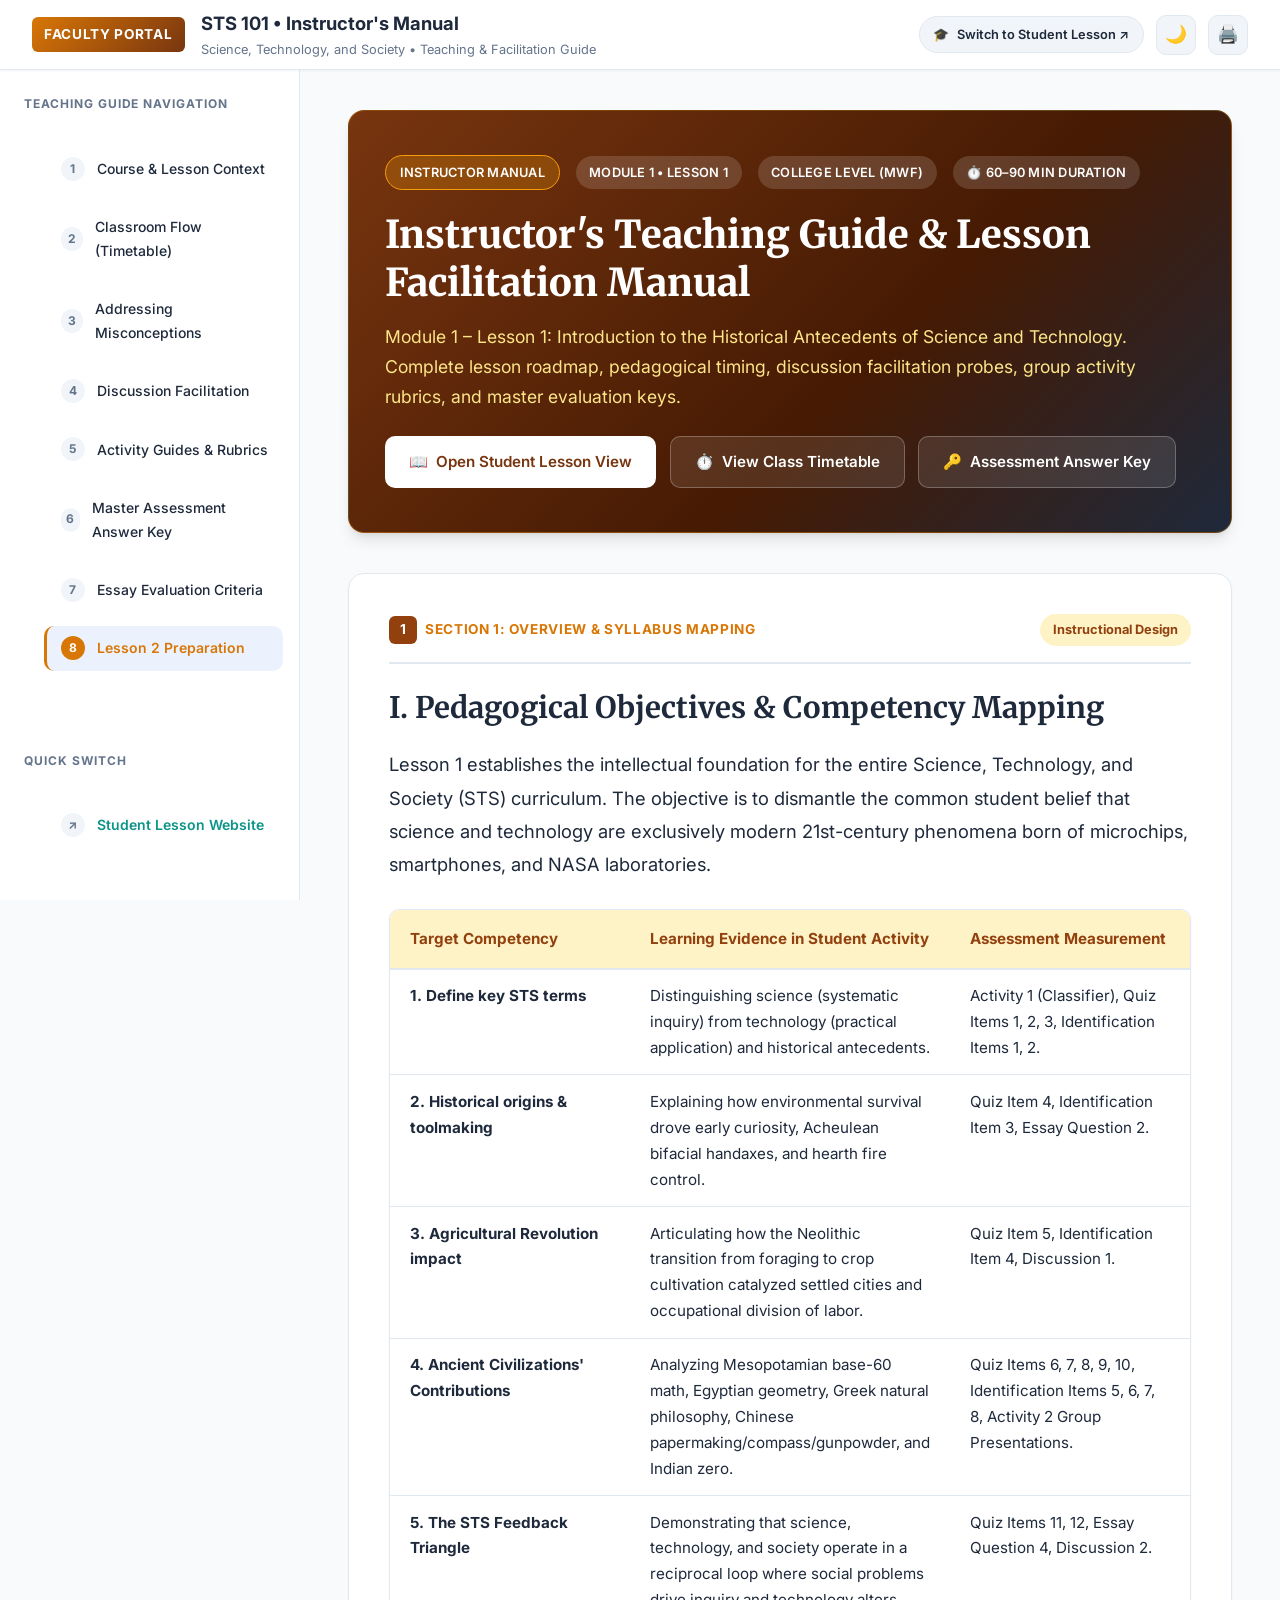
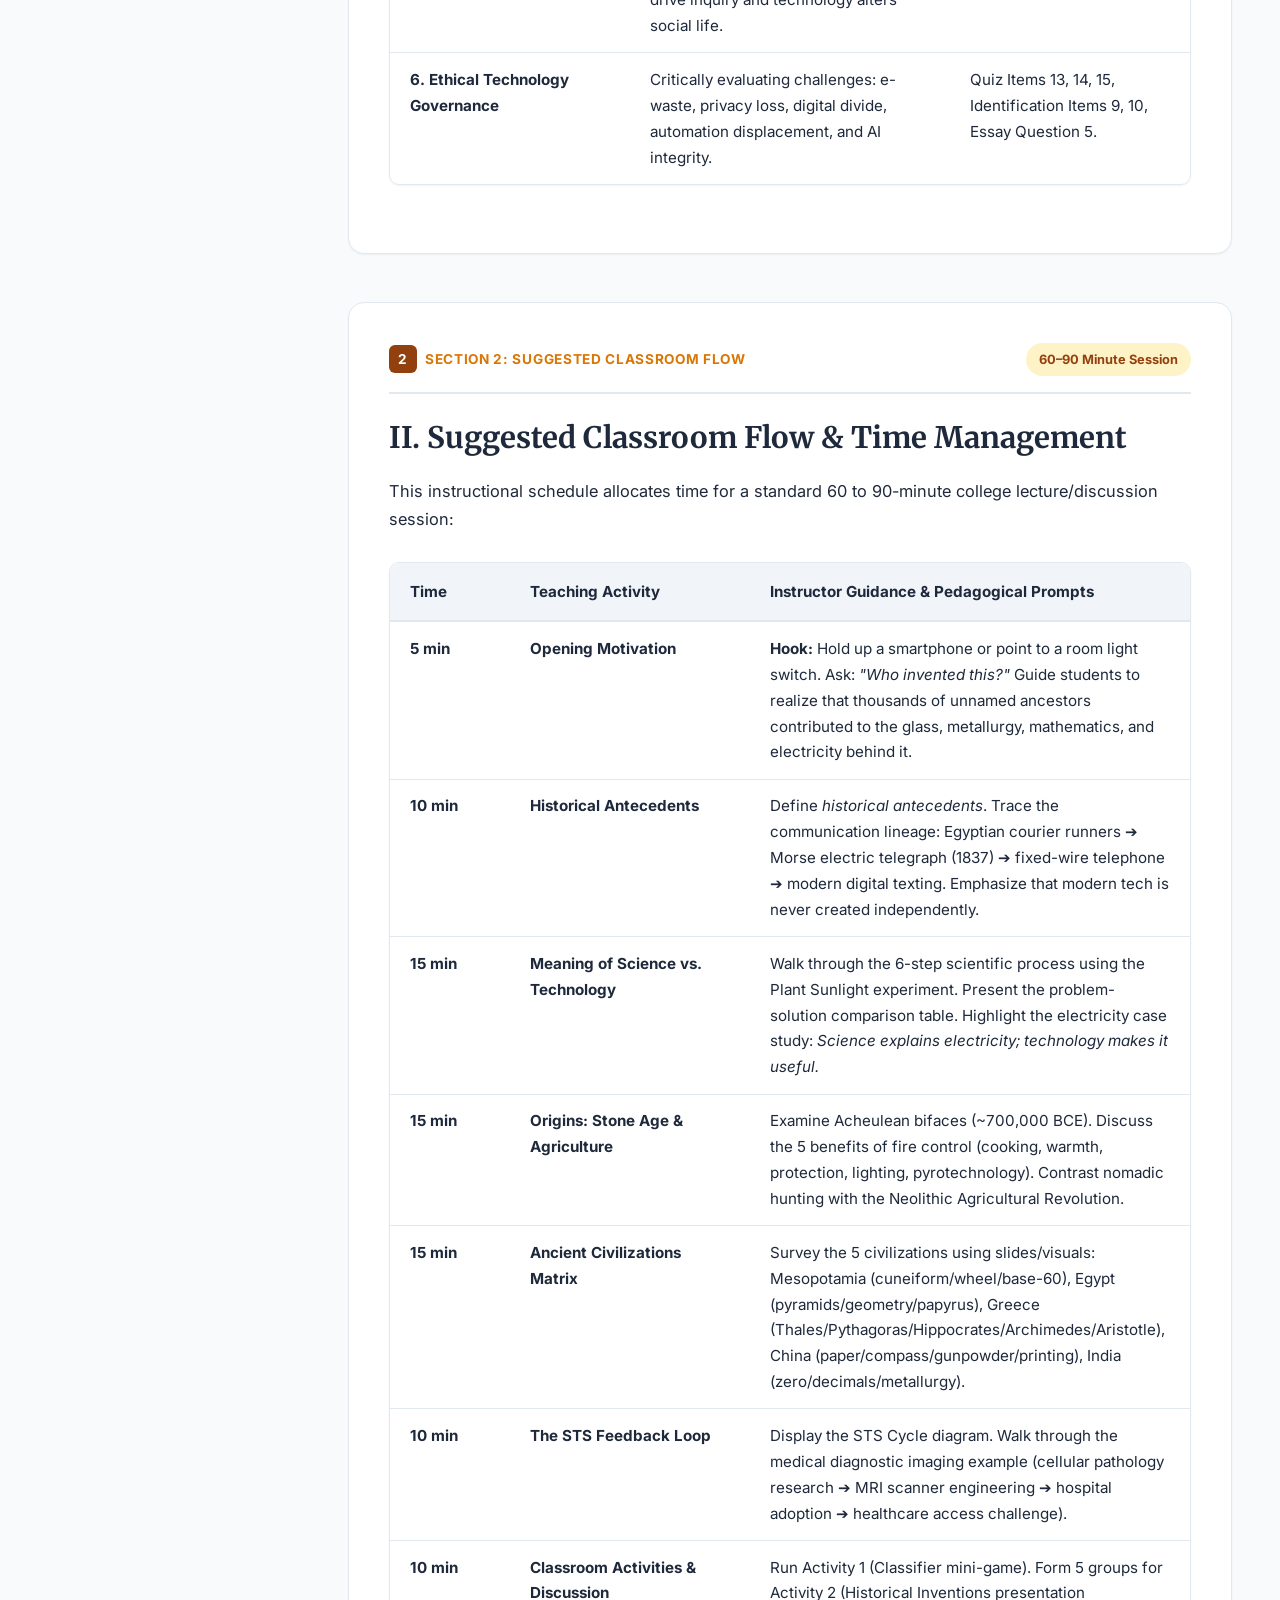
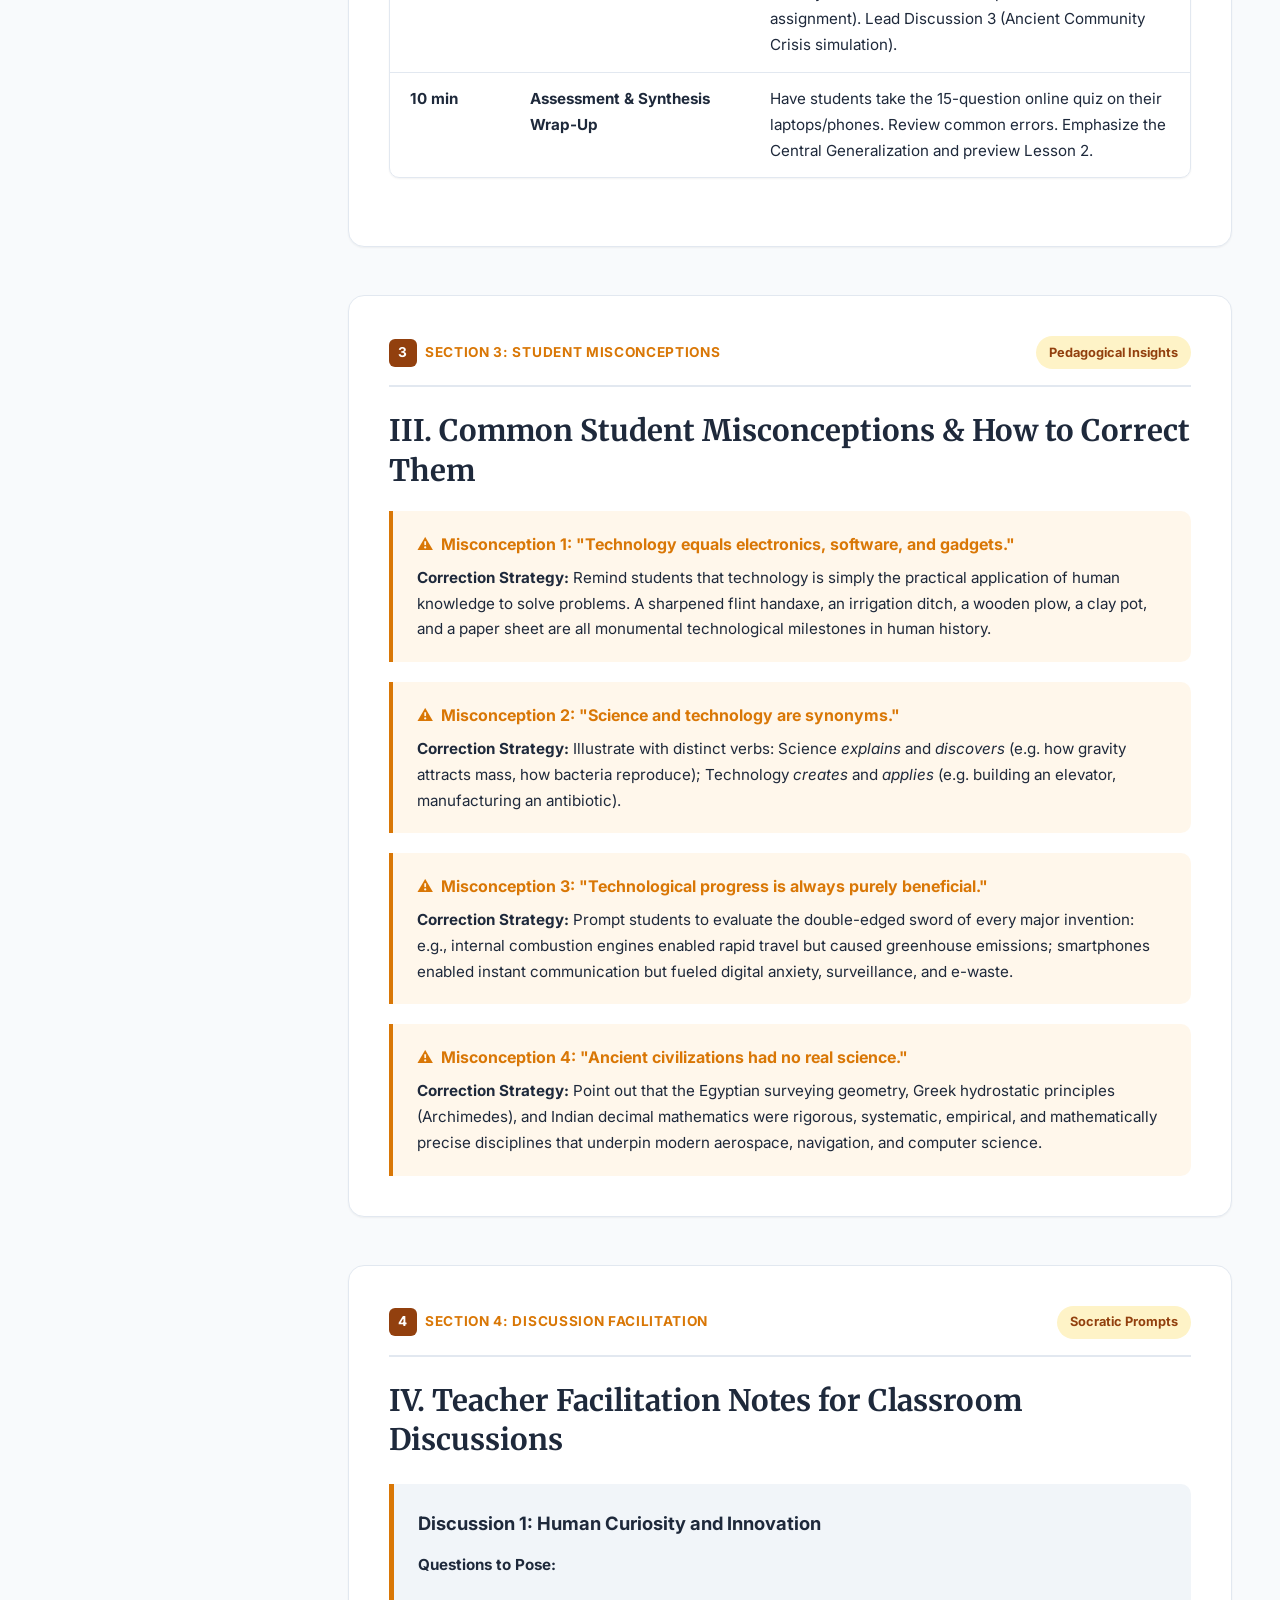
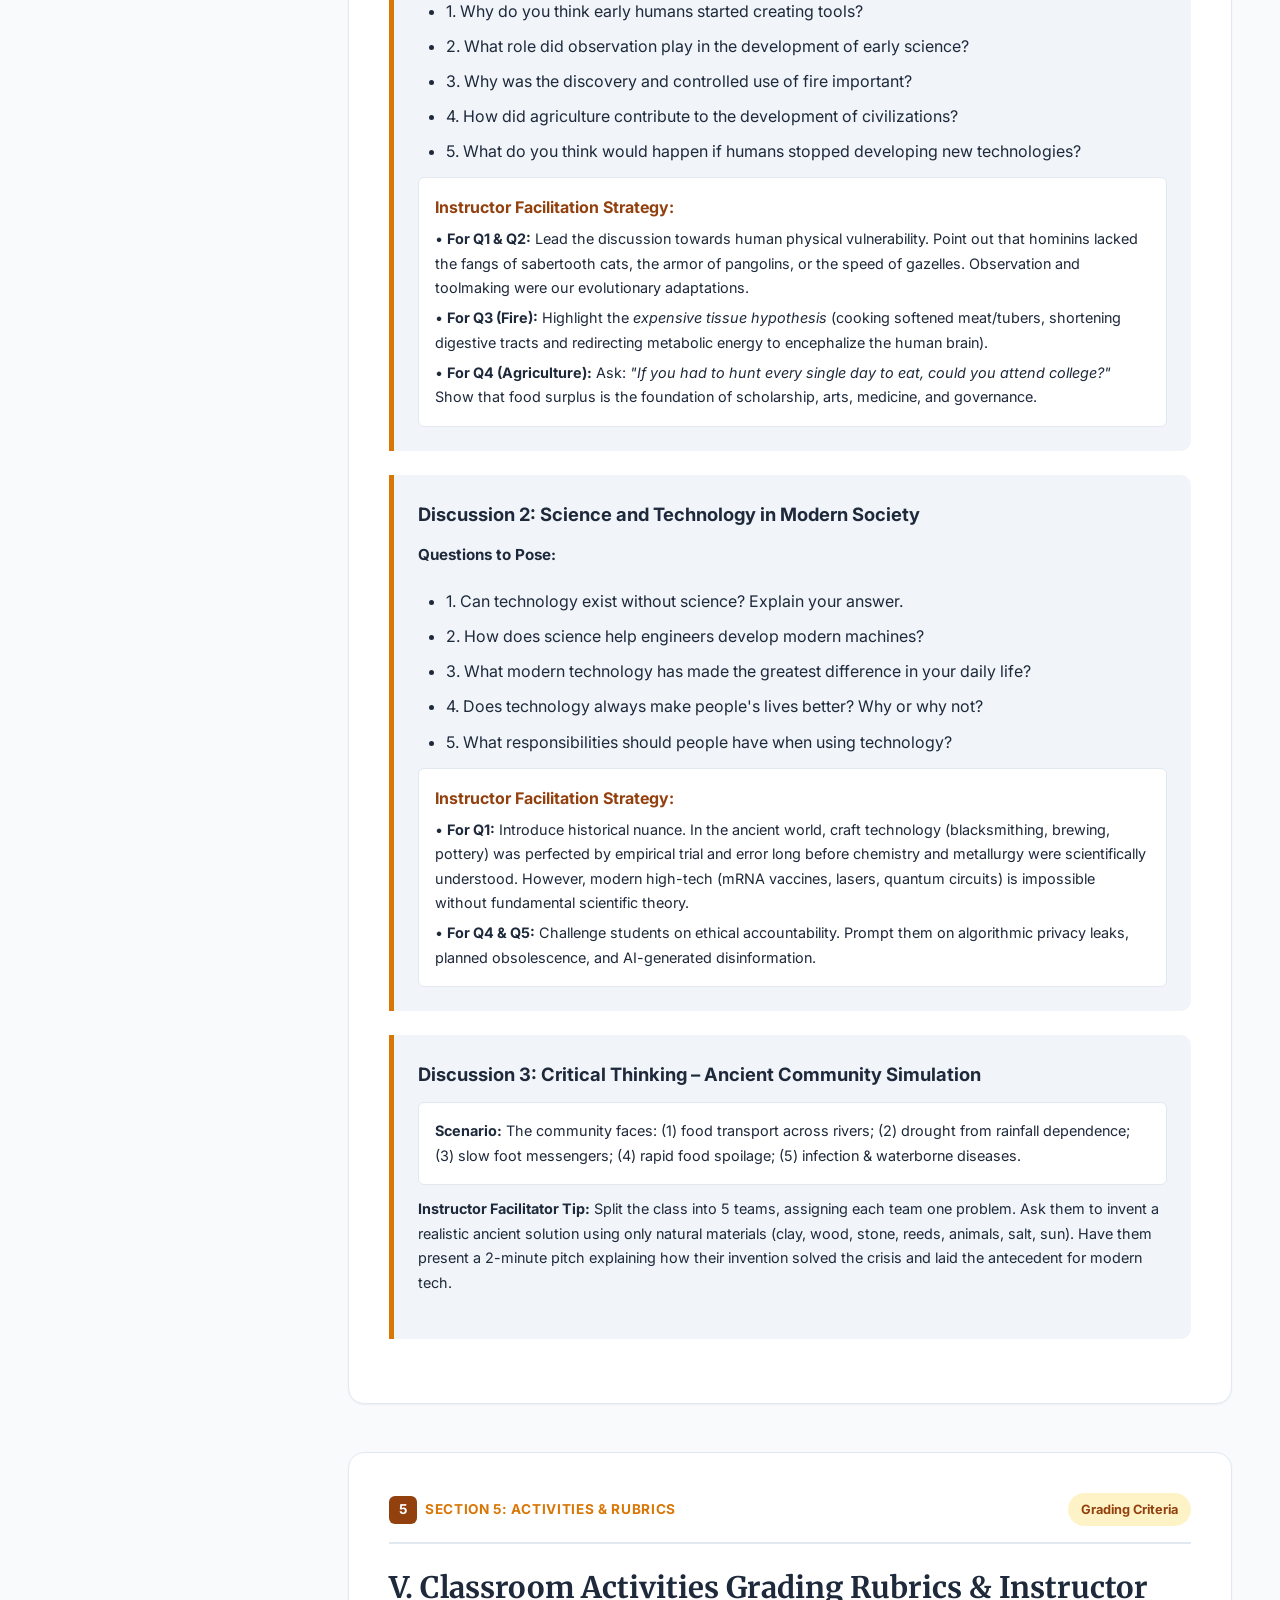
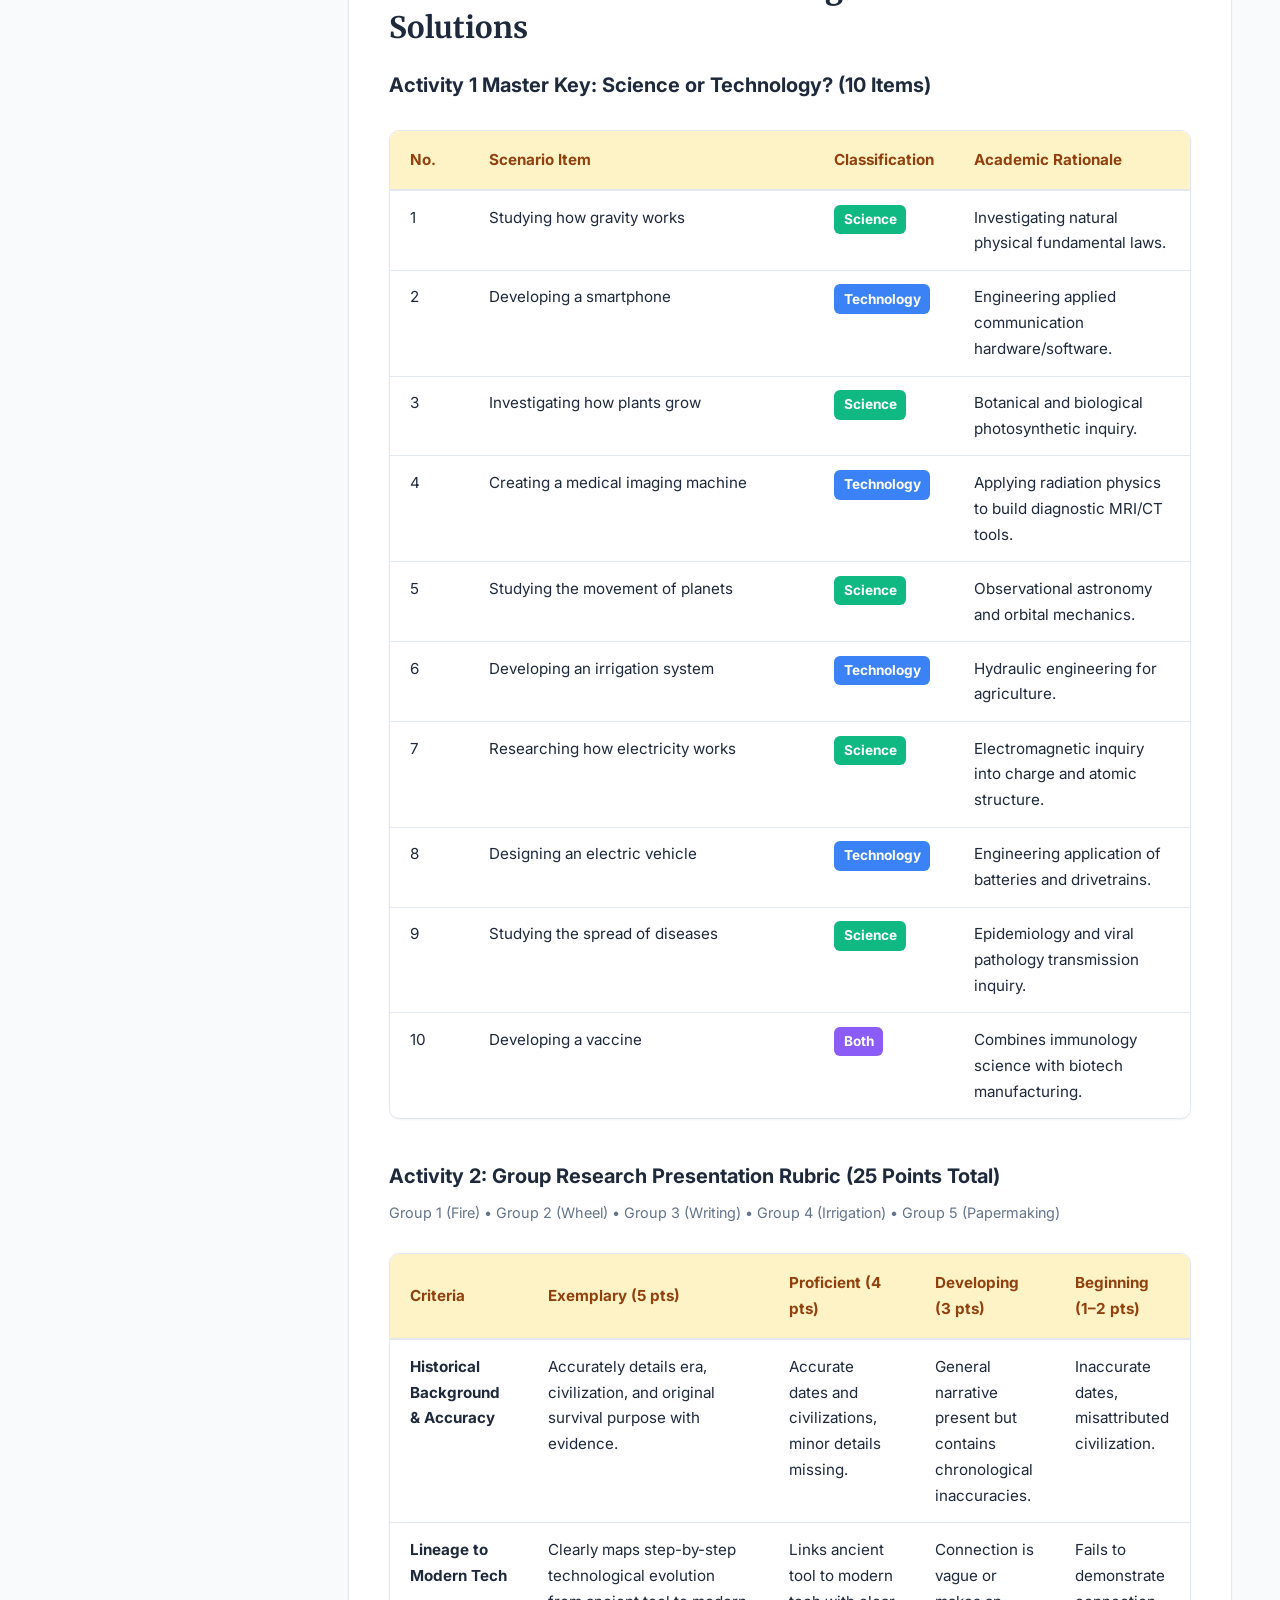
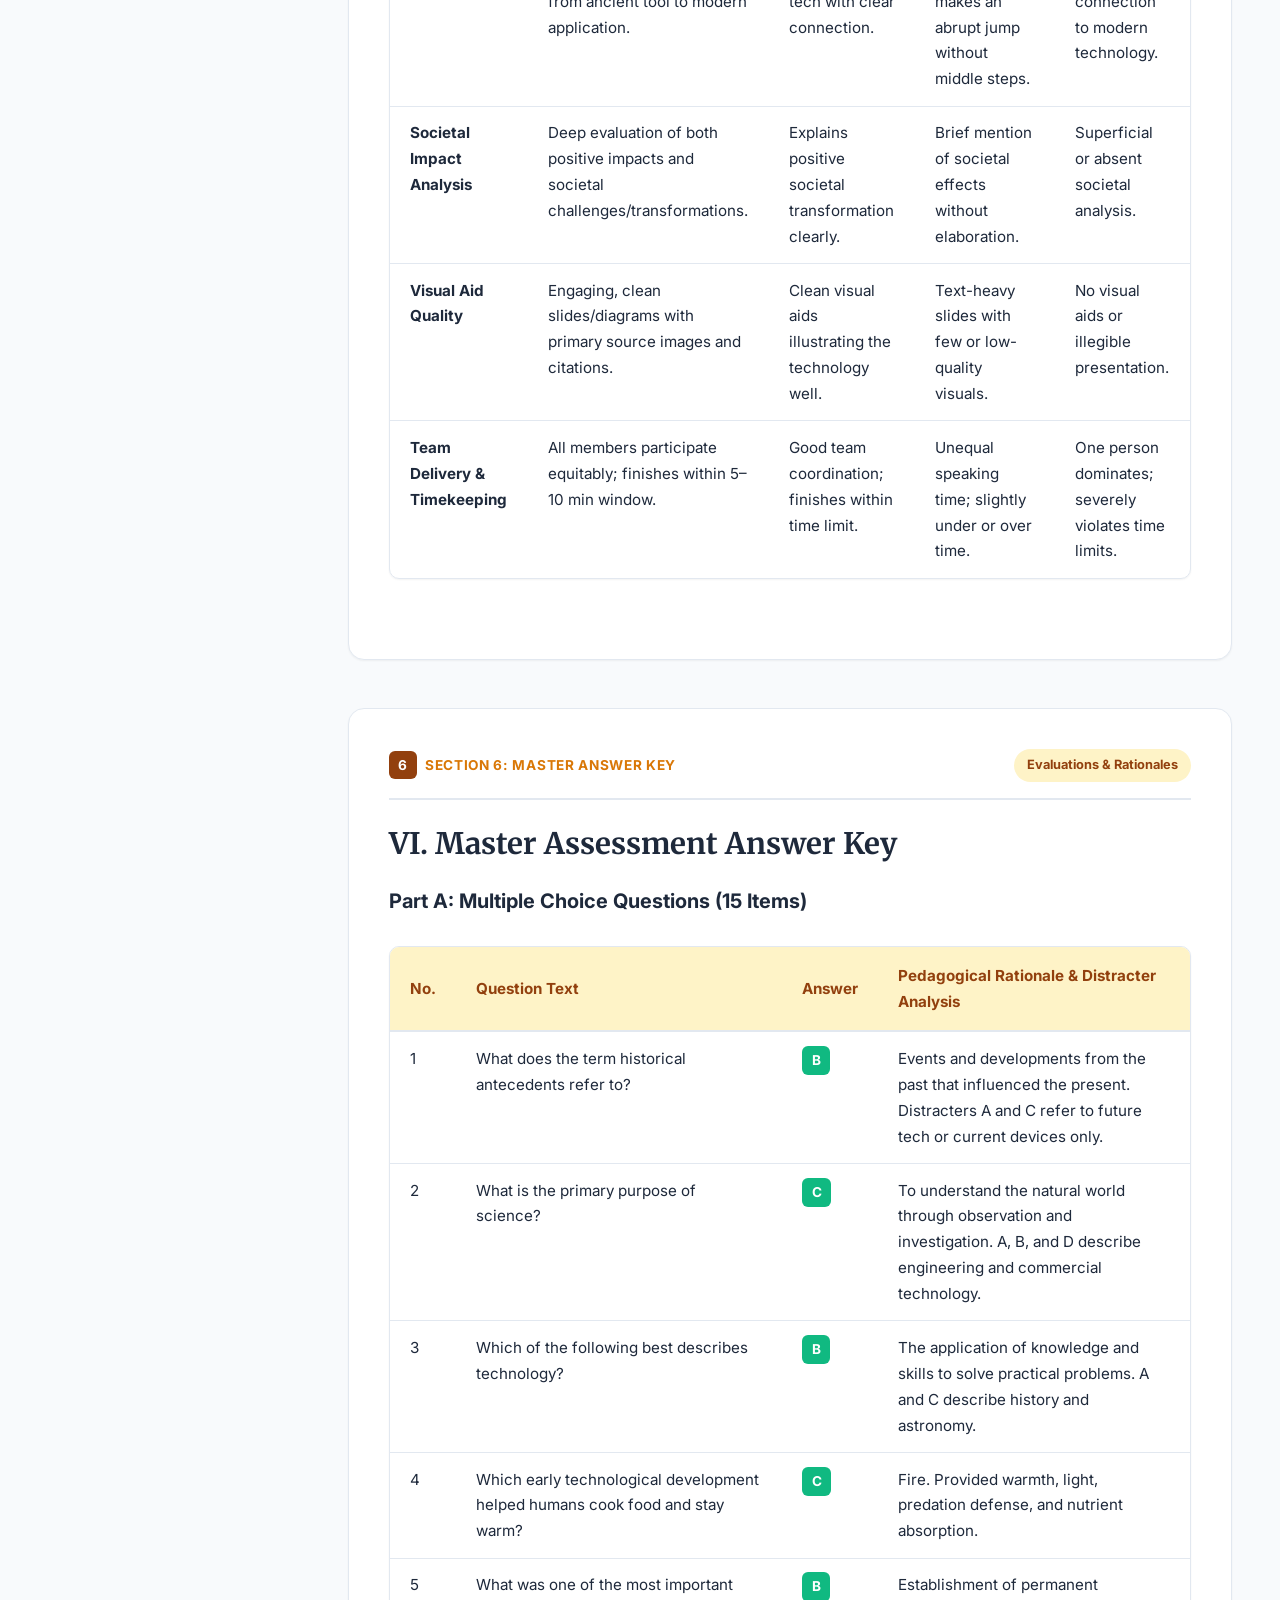
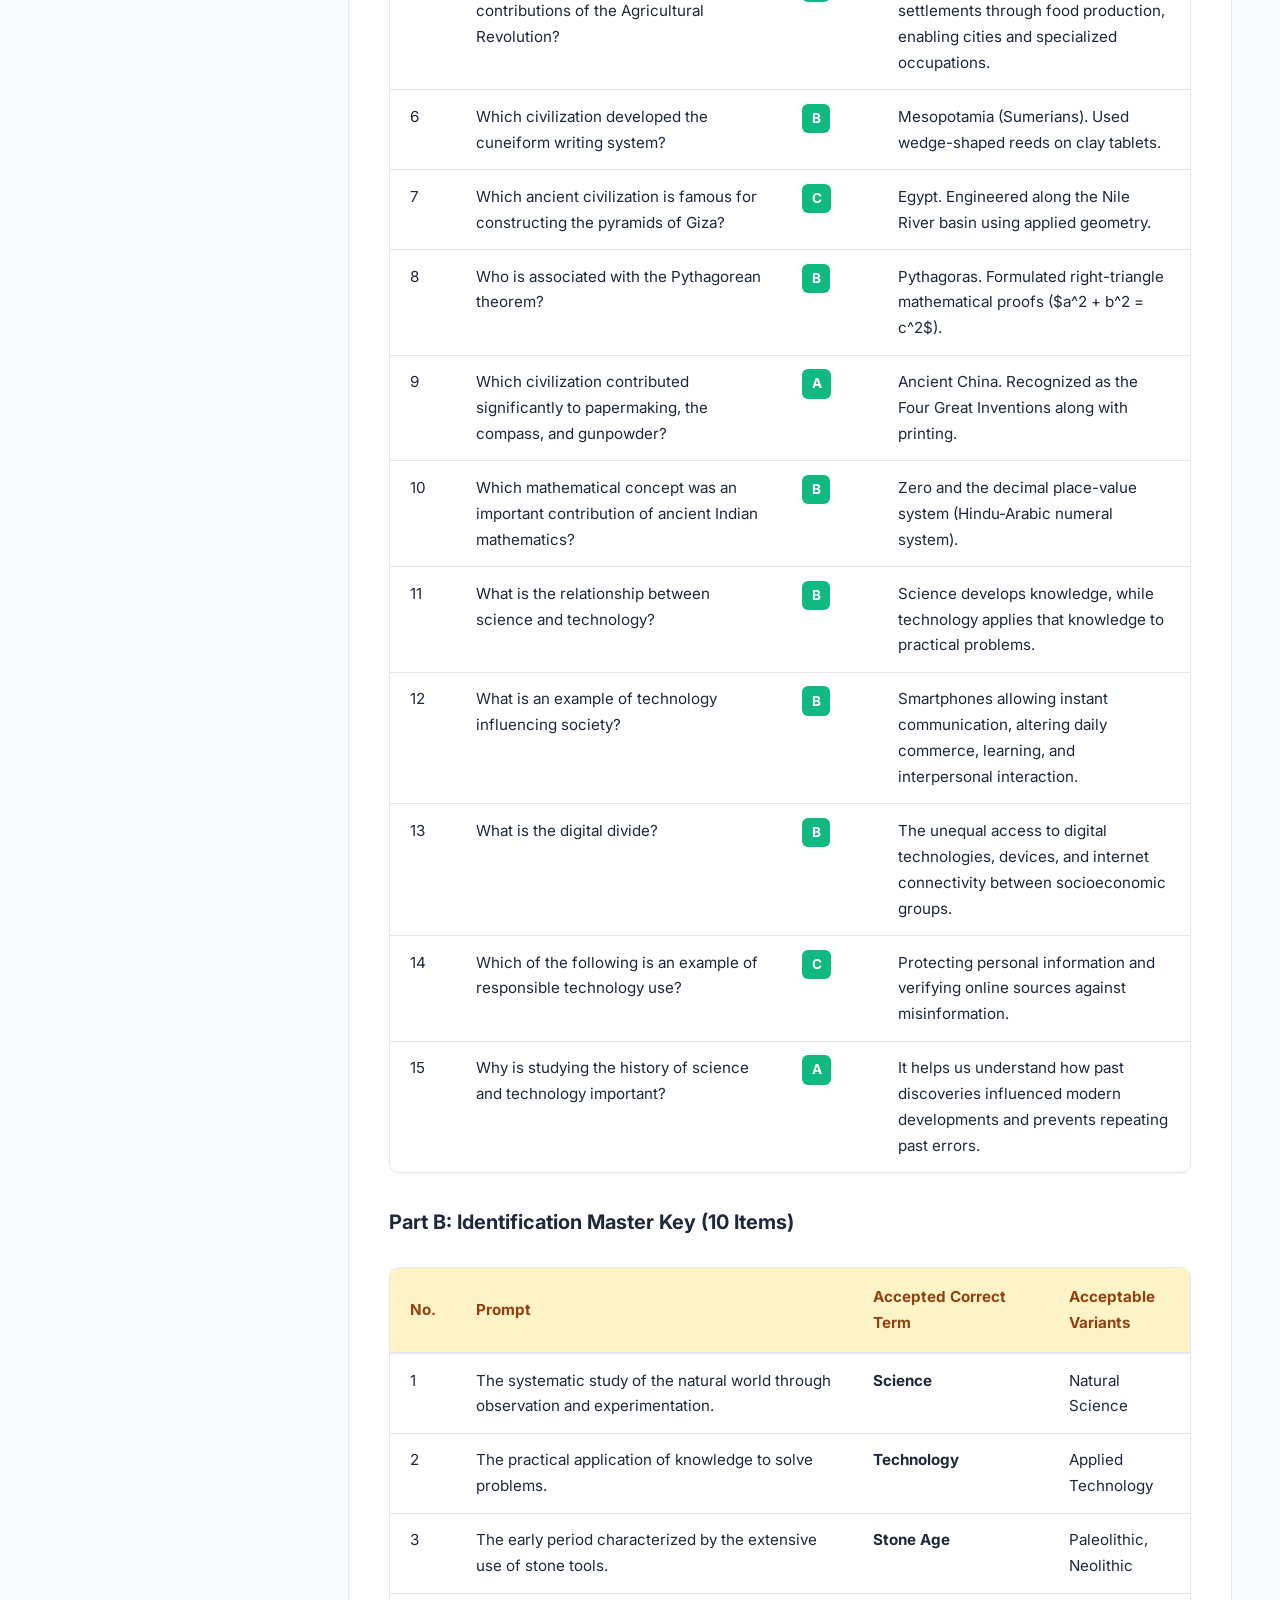
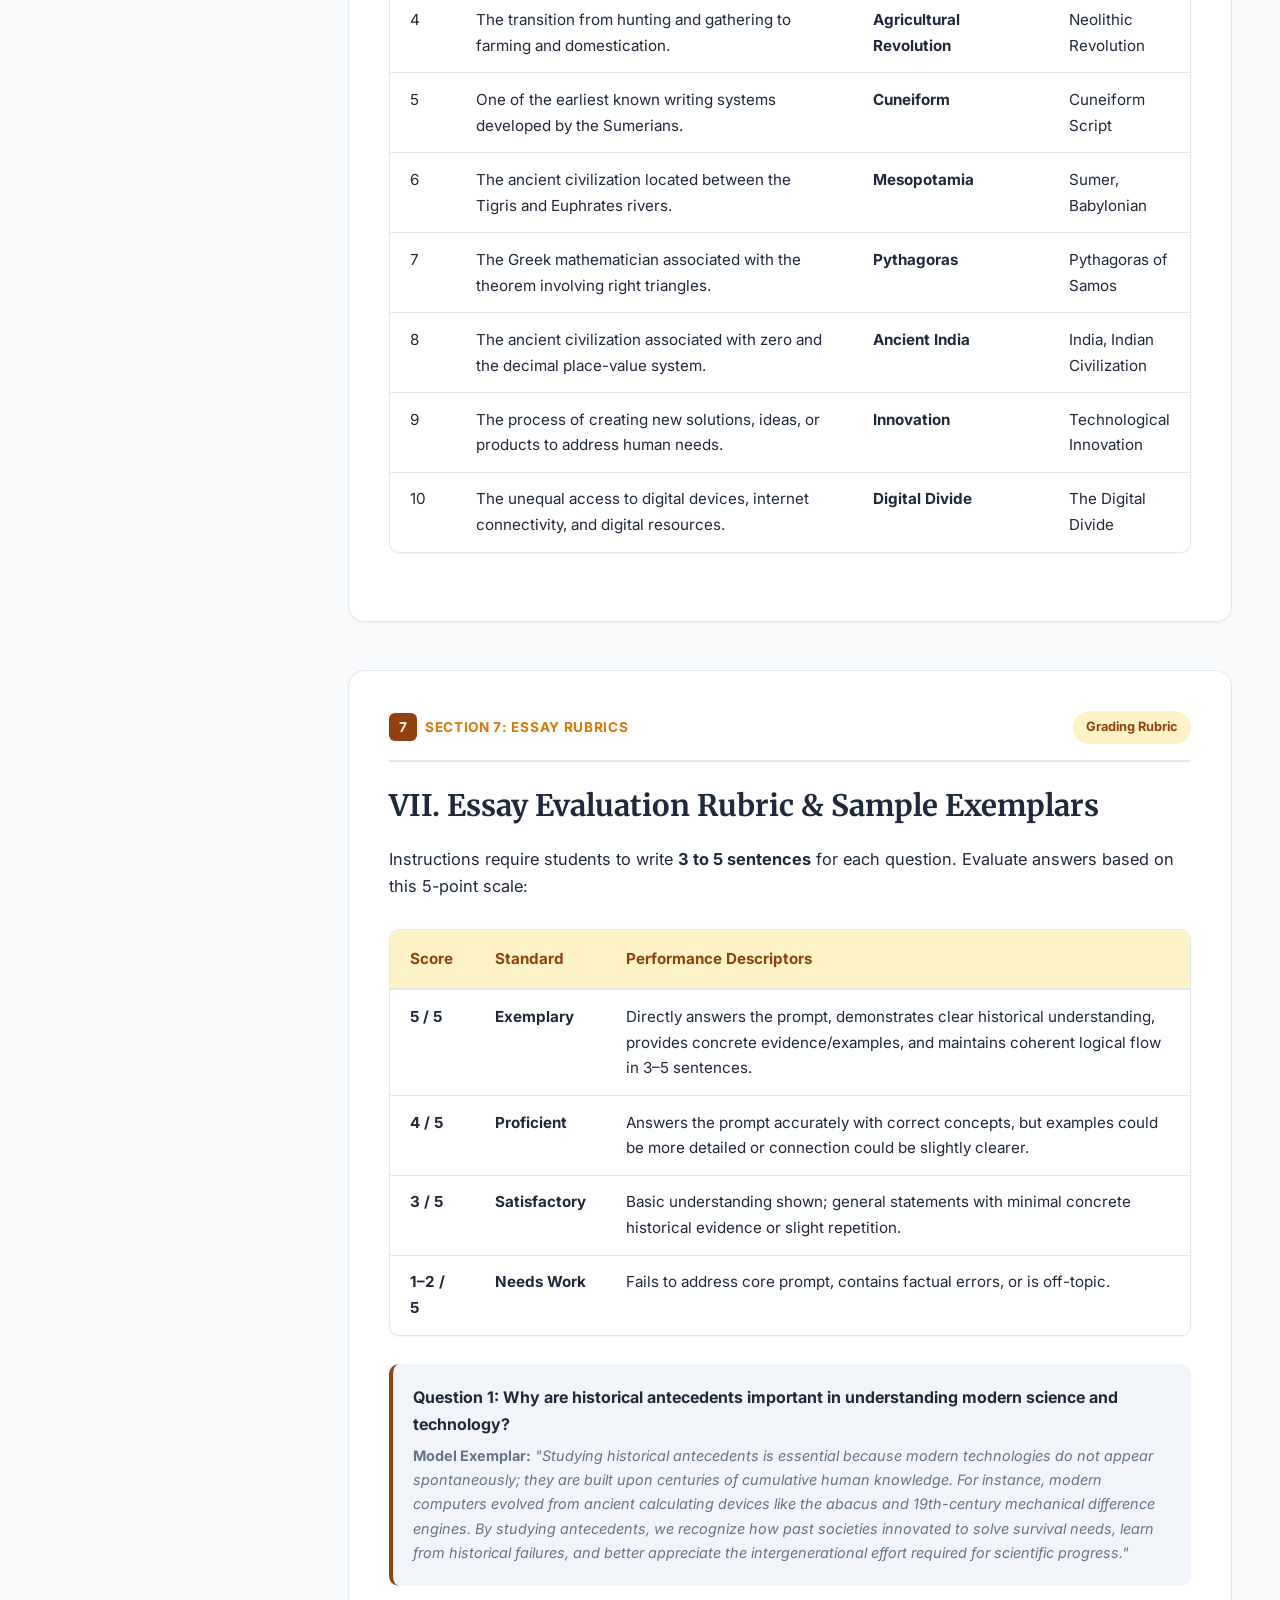
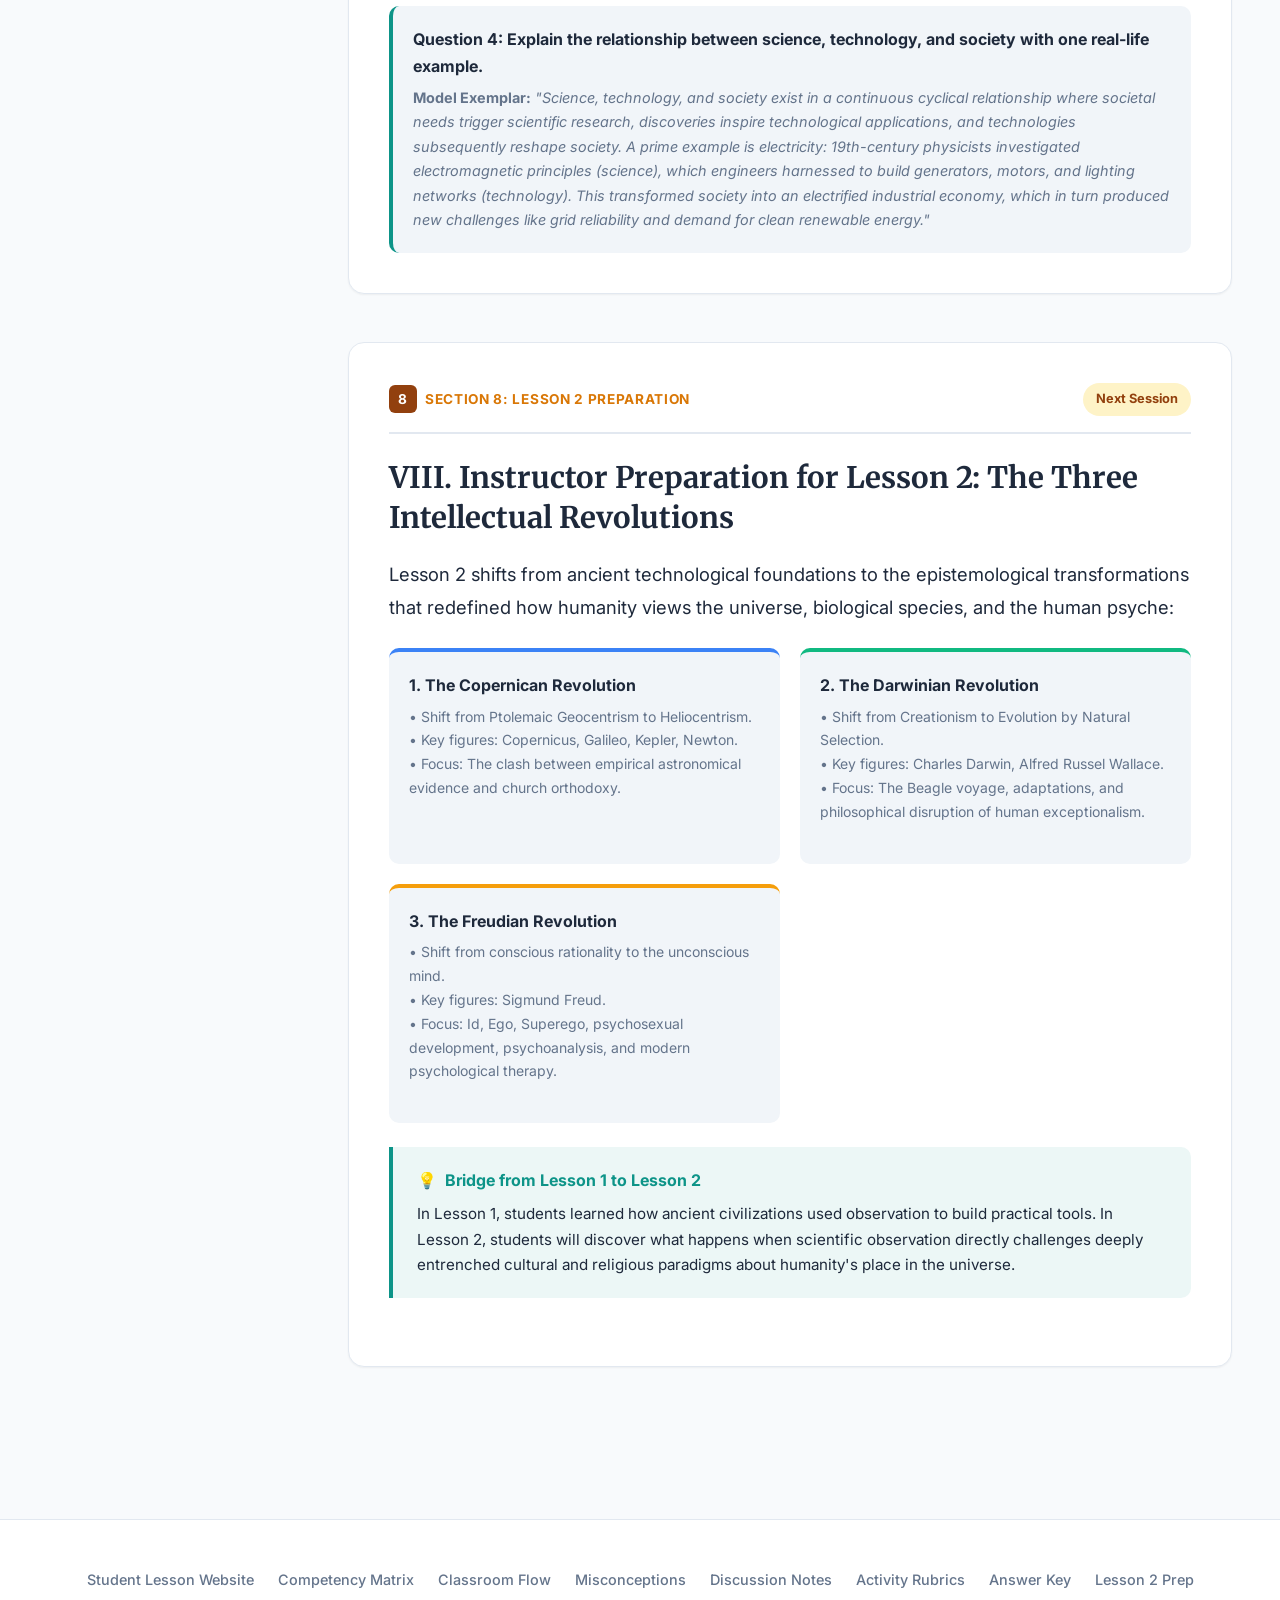
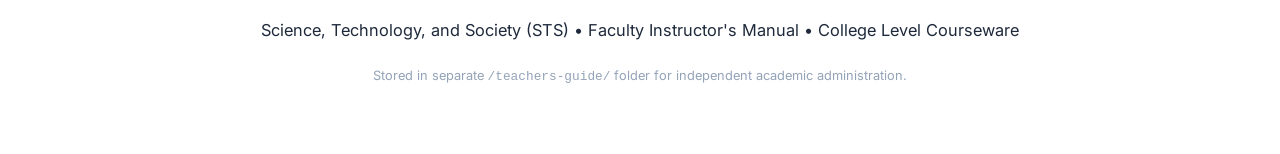
<file: teachers-guide/index.html>
<!DOCTYPE html>
<html lang="en">
<head>
  <meta charset="UTF-8">
  <meta name="viewport" content="width=device-width, initial-scale=1.0">
  <title>Instructor's Guide & Manual: Historical Antecedents of Science and Technology | STS 101</title>
  <meta name="description" content="Faculty teaching guide, suggested classroom flow, discussion facilitation notes, activity rubrics, and master answer keys for STS Module 1 Lesson 1.">
  <link rel="preconnect" href="https://fonts.googleapis.com">
  <link rel="preconnect" href="https://fonts.gstatic.com" crossorigin>
  <link href="https://fonts.googleapis.com/css2?family=Inter:wght@300;400;500;600;700;800&family=Merriweather:ital,wght@0,400;0,700;1,300&family=JetBrains+Mono:wght@400;600&display=swap" rel="stylesheet">
  <link rel="stylesheet" href="../css/styles.css">
  <link rel="stylesheet" href="../css/components.css">
  <style>
    :root {
      --primary: #92400e;
      --primary-light: #d97706;
      --primary-dark: #451a03;
      --secondary: #0d9488;
    }
    .instructor-banner {
      background: linear-gradient(135deg, #78350f 0%, #451a03 60%, #1e293b 100%);
      color: #ffffff;
      padding: 2.75rem 2.25rem;
      border-radius: var(--radius-lg);
      margin-bottom: 2.5rem;
      box-shadow: var(--shadow-lg);
      border: 1px solid rgba(245, 158, 11, 0.3);
    }
    .teacher-pill {
      background: #fef3c7;
      color: #92400e;
      font-weight: 700;
      font-size: 0.8rem;
      padding: 0.35rem 0.8rem;
      border-radius: var(--radius-full);
      display: inline-flex;
      align-items: center;
      gap: 0.4rem;
    }
    .rubric-table th {
      background: #fef3c7;
      color: #92400e;
    }
    [data-theme="dark"] .rubric-table th {
      background: #78350f;
      color: #fde68a;
    }
    .key-badge {
      display: inline-block;
      background: #10b981;
      color: #fff;
      font-weight: 700;
      padding: 0.2rem 0.6rem;
      border-radius: var(--radius-sm);
      font-size: 0.85rem;
    }
  </style>
</head>
<body>

  <!-- Top Progress Bar -->
  <div id="reading-progress-container">
    <div id="reading-progress-bar"></div>
  </div>

  <!-- Header -->
  <header class="top-header">
    <div class="brand-wrapper">
      <button class="mobile-nav-toggle" id="mobile-menu-toggle" aria-label="Toggle navigation menu">☰</button>
      <span class="brand-badge" style="background:linear-gradient(135deg, #d97706, #78350f);">FACULTY PORTAL</span>
      <div>
        <a href="#overview" class="brand-title">STS 101 • Instructor's Manual</a>
        <span class="brand-sub">Science, Technology, and Society • Teaching & Facilitation Guide</span>
      </div>
    </div>
    <div class="header-controls">
      <a href="../index.html" class="badge-mode" style="text-decoration:none;" title="Switch to Student Lesson View">
        <span>🎓</span> Switch to Student Lesson ↗
      </a>
      <button class="btn-icon" id="theme-toggle-btn" title="Toggle Dark/Light Mode">
        <span id="theme-icon">🌙</span>
      </button>
      <button class="btn-icon" id="print-lesson-btn" title="Print Guide / Save PDF">
        <span>🖨️</span>
      </button>
    </div>
  </header>

  <!-- Container -->
  <div class="app-container">

    <!-- Sidebar Navigation -->
    <aside class="course-sidebar" aria-label="Instructor Manual Navigation">
      <div class="sidebar-section-title">Teaching Guide Navigation</div>
      <ul class="nav-links-list">
        <li>
          <a href="#overview" class="nav-item-link active">
            <span class="nav-num">1</span>
            <span>Course & Lesson Context</span>
          </a>
        </li>
        <li>
          <a href="#classroom-flow" class="nav-item-link">
            <span class="nav-num">2</span>
            <span>Classroom Flow (Timetable)</span>
          </a>
        </li>
        <li>
          <a href="#misconceptions" class="nav-item-link">
            <span class="nav-num">3</span>
            <span>Addressing Misconceptions</span>
          </a>
        </li>
        <li>
          <a href="#discussion-notes" class="nav-item-link">
            <span class="nav-num">4</span>
            <span>Discussion Facilitation</span>
          </a>
        </li>
        <li>
          <a href="#activity-guides" class="nav-item-link">
            <span class="nav-num">5</span>
            <span>Activity Guides & Rubrics</span>
          </a>
        </li>
        <li>
          <a href="#answer-key" class="nav-item-link">
            <span class="nav-num">6</span>
            <span>Master Assessment Answer Key</span>
          </a>
        </li>
        <li>
          <a href="#essay-rubrics" class="nav-item-link">
            <span class="nav-num">7</span>
            <span>Essay Evaluation Criteria</span>
          </a>
        </li>
        <li>
          <a href="#next-lesson-prep" class="nav-item-link">
            <span class="nav-num">8</span>
            <span>Lesson 2 Preparation</span>
          </a>
        </li>
      </ul>

      <div class="sidebar-section-title" style="margin-top:1.5rem;">Quick Switch</div>
      <ul class="nav-links-list">
        <li>
          <a href="../index.html" class="nav-item-link" style="color:var(--secondary); font-weight:600;">
            <span class="nav-num">↗</span>
            <span>Student Lesson Website</span>
          </a>
        </li>
      </ul>

      <div class="sidebar-tools-box">
        <div class="tools-box-title"><span>📋</span> Instructor Dashboard</div>
        <p style="font-size:0.8rem; color:var(--text-muted); margin-bottom:0.5rem;">
          Faculty Reference Only
        </p>
        <div style="font-size:0.75rem; color:var(--text-light); line-height:1.4;">
          Contains lesson pacing, rubrics, and assessment keys.
        </div>
      </div>
    </aside>

    <!-- Main Content -->
    <main class="main-content">

      <!-- Hero Banner -->
      <section class="instructor-banner" id="hero">
        <div class="hero-meta-bar">
          <span class="hero-chip" style="background:rgba(245, 158, 11, 0.25); border:1px solid #f59e0b;">INSTRUCTOR MANUAL</span>
          <span class="hero-chip">MODULE 1 • LESSON 1</span>
          <span class="hero-chip">COLLEGE LEVEL (MWF)</span>
          <span class="hero-chip">⏱️ 60–90 MIN DURATION</span>
        </div>
        <h1 class="hero-title" style="color:#ffffff;">Instructor's Teaching Guide & Lesson Facilitation Manual</h1>
        <p class="hero-description" style="color:#fde68a;">
          Module 1 – Lesson 1: Introduction to the Historical Antecedents of Science and Technology. Complete lesson roadmap, pedagogical timing, discussion facilitation probes, group activity rubrics, and master evaluation keys.
        </p>
        <div class="hero-quick-actions">
          <a href="../index.html" class="btn-hero" style="background:#ffffff; color:#78350f;"><span>📖</span> Open Student Lesson View</a>
          <a href="#classroom-flow" class="btn-hero btn-hero-outline"><span>⏱️</span> View Class Timetable</a>
          <a href="#answer-key" class="btn-hero btn-hero-outline"><span>🔑</span> Assessment Answer Key</a>
        </div>
      </section>

      <!-- 1. Overview & Syllabus Mapping -->
      <section class="teaching-section" id="overview">
        <div class="section-badge-header">
          <span class="section-badge"><span class="section-number">1</span> Section 1: Overview & Syllabus Mapping</span>
          <span class="teacher-pill">Instructional Design</span>
        </div>
        <h2 class="section-heading">I. Pedagogical Objectives & Competency Mapping</h2>

        <p class="lead-text">
          Lesson 1 establishes the intellectual foundation for the entire Science, Technology, and Society (STS) curriculum. The objective is to dismantle the common student belief that science and technology are exclusively modern 21st-century phenomena born of microchips, smartphones, and NASA laboratories.
        </p>

        <div class="table-responsive">
          <table class="academic-table rubric-table">
            <thead>
              <tr>
                <th style="width: 30%;">Target Competency</th>
                <th style="width: 40%;">Learning Evidence in Student Activity</th>
                <th style="width: 30%;">Assessment Measurement</th>
              </tr>
            </thead>
            <tbody>
              <tr>
                <td><strong>1. Define key STS terms</strong></td>
                <td>Distinguishing science (systematic inquiry) from technology (practical application) and historical antecedents.</td>
                <td>Activity 1 (Classifier), Quiz Items 1, 2, 3, Identification Items 1, 2.</td>
              </tr>
              <tr>
                <td><strong>2. Historical origins & toolmaking</strong></td>
                <td>Explaining how environmental survival drove early curiosity, Acheulean bifacial handaxes, and hearth fire control.</td>
                <td>Quiz Item 4, Identification Item 3, Essay Question 2.</td>
              </tr>
              <tr>
                <td><strong>3. Agricultural Revolution impact</strong></td>
                <td>Articulating how the Neolithic transition from foraging to crop cultivation catalyzed settled cities and occupational division of labor.</td>
                <td>Quiz Item 5, Identification Item 4, Discussion 1.</td>
              </tr>
              <tr>
                <td><strong>4. Ancient Civilizations' Contributions</strong></td>
                <td>Analyzing Mesopotamian base-60 math, Egyptian geometry, Greek natural philosophy, Chinese papermaking/compass/gunpowder, and Indian zero.</td>
                <td>Quiz Items 6, 7, 8, 9, 10, Identification Items 5, 6, 7, 8, Activity 2 Group Presentations.</td>
              </tr>
              <tr>
                <td><strong>5. The STS Feedback Triangle</strong></td>
                <td>Demonstrating that science, technology, and society operate in a reciprocal loop where social problems drive inquiry and technology alters social life.</td>
                <td>Quiz Items 11, 12, Essay Question 4, Discussion 2.</td>
              </tr>
              <tr>
                <td><strong>6. Ethical Technology Governance</strong></td>
                <td>Critically evaluating challenges: e-waste, privacy loss, digital divide, automation displacement, and AI integrity.</td>
                <td>Quiz Items 13, 14, 15, Identification Items 9, 10, Essay Question 5.</td>
              </tr>
            </tbody>
          </table>
        </div>
      </section>

      <!-- 2. Suggested Classroom Flow -->
      <section class="teaching-section" id="classroom-flow">
        <div class="section-badge-header">
          <span class="section-badge"><span class="section-number">2</span> Section 2: Suggested Classroom Flow</span>
          <span class="teacher-pill">60–90 Minute Session</span>
        </div>
        <h2 class="section-heading">II. Suggested Classroom Flow & Time Management</h2>

        <p>This instructional schedule allocates time for a standard 60 to 90-minute college lecture/discussion session:</p>

        <div class="table-responsive">
          <table class="academic-table">
            <thead>
              <tr>
                <th style="width: 15%;">Time</th>
                <th style="width: 30%;">Teaching Activity</th>
                <th style="width: 55%;">Instructor Guidance & Pedagogical Prompts</th>
              </tr>
            </thead>
            <tbody>
              <tr>
                <td><strong>5 min</strong></td>
                <td><strong>Opening Motivation</strong></td>
                <td>
                  <strong>Hook:</strong> Hold up a smartphone or point to a room light switch. Ask: <em>"Who invented this?"</em> Guide students to realize that thousands of unnamed ancestors contributed to the glass, metallurgy, mathematics, and electricity behind it.
                </td>
              </tr>
              <tr>
                <td><strong>10 min</strong></td>
                <td><strong>Historical Antecedents</strong></td>
                <td>
                  Define <em>historical antecedents</em>. Trace the communication lineage: Egyptian courier runners ➔ Morse electric telegraph (1837) ➔ fixed-wire telephone ➔ modern digital texting. Emphasize that modern tech is never created independently.
                </td>
              </tr>
              <tr>
                <td><strong>15 min</strong></td>
                <td><strong>Meaning of Science vs. Technology</strong></td>
                <td>
                  Walk through the 6-step scientific process using the Plant Sunlight experiment. Present the problem-solution comparison table. Highlight the electricity case study: <em>Science explains electricity; technology makes it useful.</em>
                </td>
              </tr>
              <tr>
                <td><strong>15 min</strong></td>
                <td><strong>Origins: Stone Age & Agriculture</strong></td>
                <td>
                  Examine Acheulean bifaces (~700,000 BCE). Discuss the 5 benefits of fire control (cooking, warmth, protection, lighting, pyrotechnology). Contrast nomadic hunting with the Neolithic Agricultural Revolution.
                </td>
              </tr>
              <tr>
                <td><strong>15 min</strong></td>
                <td><strong>Ancient Civilizations Matrix</strong></td>
                <td>
                  Survey the 5 civilizations using slides/visuals: Mesopotamia (cuneiform/wheel/base-60), Egypt (pyramids/geometry/papyrus), Greece (Thales/Pythagoras/Hippocrates/Archimedes/Aristotle), China (paper/compass/gunpowder/printing), India (zero/decimals/metallurgy).
                </td>
              </tr>
              <tr>
                <td><strong>10 min</strong></td>
                <td><strong>The STS Feedback Loop</strong></td>
                <td>
                  Display the STS Cycle diagram. Walk through the medical diagnostic imaging example (cellular pathology research ➔ MRI scanner engineering ➔ hospital adoption ➔ healthcare access challenge).
                </td>
              </tr>
              <tr>
                <td><strong>10 min</strong></td>
                <td><strong>Classroom Activities & Discussion</strong></td>
                <td>
                  Run Activity 1 (Classifier mini-game). Form 5 groups for Activity 2 (Historical Inventions presentation assignment). Lead Discussion 3 (Ancient Community Crisis simulation).
                </td>
              </tr>
              <tr>
                <td><strong>10 min</strong></td>
                <td><strong>Assessment & Synthesis Wrap-Up</strong></td>
                <td>
                  Have students take the 15-question online quiz on their laptops/phones. Review common errors. Emphasize the Central Generalization and preview Lesson 2.
                </td>
              </tr>
            </tbody>
          </table>
        </div>
      </section>

      <!-- 3. Addressing Misconceptions -->
      <section class="teaching-section" id="misconceptions">
        <div class="section-badge-header">
          <span class="section-badge"><span class="section-number">3</span> Section 3: Student Misconceptions</span>
          <span class="teacher-pill">Pedagogical Insights</span>
        </div>
        <h2 class="section-heading">III. Common Student Misconceptions & How to Correct Them</h2>

        <div style="display:grid; gap:1.25rem;">
          <div class="callout callout-amber" style="margin:0;">
            <div class="callout-title amber"><span>⚠️</span> Misconception 1: "Technology equals electronics, software, and gadgets."</div>
            <p style="margin:0; font-size:0.95rem;">
              <strong>Correction Strategy:</strong> Remind students that technology is simply the practical application of human knowledge to solve problems. A sharpened flint handaxe, an irrigation ditch, a wooden plow, a clay pot, and a paper sheet are all monumental technological milestones in human history.
            </p>
          </div>

          <div class="callout callout-amber" style="margin:0;">
            <div class="callout-title amber"><span>⚠️</span> Misconception 2: "Science and technology are synonyms."</div>
            <p style="margin:0; font-size:0.95rem;">
              <strong>Correction Strategy:</strong> Illustrate with distinct verbs: Science <em>explains</em> and <em>discovers</em> (e.g. how gravity attracts mass, how bacteria reproduce); Technology <em>creates</em> and <em>applies</em> (e.g. building an elevator, manufacturing an antibiotic).
            </p>
          </div>

          <div class="callout callout-amber" style="margin:0;">
            <div class="callout-title amber"><span>⚠️</span> Misconception 3: "Technological progress is always purely beneficial."</div>
            <p style="margin:0; font-size:0.95rem;">
              <strong>Correction Strategy:</strong> Prompt students to evaluate the double-edged sword of every major invention: e.g., internal combustion engines enabled rapid travel but caused greenhouse emissions; smartphones enabled instant communication but fueled digital anxiety, surveillance, and e-waste.
            </p>
          </div>

          <div class="callout callout-amber" style="margin:0;">
            <div class="callout-title amber"><span>⚠️</span> Misconception 4: "Ancient civilizations had no real science."</div>
            <p style="margin:0; font-size:0.95rem;">
              <strong>Correction Strategy:</strong> Point out that the Egyptian surveying geometry, Greek hydrostatic principles (Archimedes), and Indian decimal mathematics were rigorous, systematic, empirical, and mathematically precise disciplines that underpin modern aerospace, navigation, and computer science.
            </p>
          </div>
        </div>
      </section>

      <!-- 4. Discussion Notes -->
      <section class="teaching-section" id="discussion-notes">
        <div class="section-badge-header">
          <span class="section-badge"><span class="section-number">4</span> Section 4: Discussion Facilitation</span>
          <span class="teacher-pill">Socratic Prompts</span>
        </div>
        <h2 class="section-heading">IV. Teacher Facilitation Notes for Classroom Discussions</h2>

        <!-- Discussion 1 Notes -->
        <div class="discussion-prompt-box">
          <h3 style="font-size:1.15rem; margin-bottom:0.75rem;">Discussion 1: Human Curiosity and Innovation</h3>
          <p style="font-size:0.95rem;"><strong>Questions to Pose:</strong></p>
          <ul style="margin-bottom:0.75rem;">
            <li>1. Why do you think early humans started creating tools?</li>
            <li>2. What role did observation play in the development of early science?</li>
            <li>3. Why was the discovery and controlled use of fire important?</li>
            <li>4. How did agriculture contribute to the development of civilizations?</li>
            <li>5. What do you think would happen if humans stopped developing new technologies?</li>
          </ul>

          <div style="background:var(--bg-card); padding:1rem; border-radius:var(--radius-sm); border:1px solid var(--border-color);">
            <strong style="color:var(--primary);">Instructor Facilitation Strategy:</strong>
            <p style="font-size:0.9rem; margin:0.35rem 0;">
              • <strong>For Q1 & Q2:</strong> Lead the discussion towards human physical vulnerability. Point out that hominins lacked the fangs of sabertooth cats, the armor of pangolins, or the speed of gazelles. Observation and toolmaking were our evolutionary adaptations.
            </p>
            <p style="font-size:0.9rem; margin:0.35rem 0;">
              • <strong>For Q3 (Fire):</strong> Highlight the <em>expensive tissue hypothesis</em> (cooking softened meat/tubers, shortening digestive tracts and redirecting metabolic energy to encephalize the human brain).
            </p>
            <p style="font-size:0.9rem; margin:0;">
              • <strong>For Q4 (Agriculture):</strong> Ask: <em>"If you had to hunt every single day to eat, could you attend college?"</em> Show that food surplus is the foundation of scholarship, arts, medicine, and governance.
            </p>
          </div>
        </div>

        <!-- Discussion 2 Notes -->
        <div class="discussion-prompt-box">
          <h3 style="font-size:1.15rem; margin-bottom:0.75rem;">Discussion 2: Science and Technology in Modern Society</h3>
          <p style="font-size:0.95rem;"><strong>Questions to Pose:</strong></p>
          <ul style="margin-bottom:0.75rem;">
            <li>1. Can technology exist without science? Explain your answer.</li>
            <li>2. How does science help engineers develop modern machines?</li>
            <li>3. What modern technology has made the greatest difference in your daily life?</li>
            <li>4. Does technology always make people's lives better? Why or why not?</li>
            <li>5. What responsibilities should people have when using technology?</li>
          </ul>

          <div style="background:var(--bg-card); padding:1rem; border-radius:var(--radius-sm); border:1px solid var(--border-color);">
            <strong style="color:var(--primary);">Instructor Facilitation Strategy:</strong>
            <p style="font-size:0.9rem; margin:0.35rem 0;">
              • <strong>For Q1:</strong> Introduce historical nuance. In the ancient world, craft technology (blacksmithing, brewing, pottery) was perfected by empirical trial and error long before chemistry and metallurgy were scientifically understood. However, modern high-tech (mRNA vaccines, lasers, quantum circuits) is impossible without fundamental scientific theory.
            </p>
            <p style="font-size:0.9rem; margin:0;">
              • <strong>For Q4 & Q5:</strong> Challenge students on ethical accountability. Prompt them on algorithmic privacy leaks, planned obsolescence, and AI-generated disinformation.
            </p>
          </div>
        </div>

        <!-- Discussion 3 Notes -->
        <div class="discussion-prompt-box">
          <h3 style="font-size:1.15rem; margin-bottom:0.75rem;">Discussion 3: Critical Thinking – Ancient Community Simulation</h3>
          <div style="background:var(--bg-card); padding:1rem; border-radius:var(--radius-sm); border:1px solid var(--border-color); font-size:0.9rem;">
            <strong>Scenario:</strong> The community faces: (1) food transport across rivers; (2) drought from rainfall dependence; (3) slow foot messengers; (4) rapid food spoilage; (5) infection & waterborne diseases.
          </div>
          <p style="font-size:0.9rem; margin-top:0.75rem;">
            <strong>Instructor Facilitator Tip:</strong> Split the class into 5 teams, assigning each team one problem. Ask them to invent a realistic ancient solution using only natural materials (clay, wood, stone, reeds, animals, salt, sun). Have them present a 2-minute pitch explaining how their invention solved the crisis and laid the antecedent for modern tech.
          </p>
        </div>
      </section>

      <!-- 5. Activity Guides & Rubrics -->
      <section class="teaching-section" id="activity-guides">
        <div class="section-badge-header">
          <span class="section-badge"><span class="section-number">5</span> Section 5: Activities & Rubrics</span>
          <span class="teacher-pill">Grading Criteria</span>
        </div>
        <h2 class="section-heading">V. Classroom Activities Grading Rubrics & Instructor Solutions</h2>

        <!-- Activity 1 Solution Key -->
        <div style="margin-bottom:2.5rem;">
          <h3 style="font-size:1.25rem; font-weight:700; color:var(--text-main); margin-bottom:0.5rem;">
            Activity 1 Master Key: Science or Technology? (10 Items)
          </h3>
          <div class="table-responsive">
            <table class="academic-table rubric-table">
              <thead>
                <tr>
                  <th style="width: 10%;">No.</th>
                  <th style="width: 45%;">Scenario Item</th>
                  <th style="width: 15%;">Classification</th>
                  <th style="width: 30%;">Academic Rationale</th>
                </tr>
              </thead>
              <tbody>
                <tr><td>1</td><td>Studying how gravity works</td><td><span class="key-badge">Science</span></td><td>Investigating natural physical fundamental laws.</td></tr>
                <tr><td>2</td><td>Developing a smartphone</td><td><span class="key-badge" style="background:#3b82f6;">Technology</span></td><td>Engineering applied communication hardware/software.</td></tr>
                <tr><td>3</td><td>Investigating how plants grow</td><td><span class="key-badge">Science</span></td><td>Botanical and biological photosynthetic inquiry.</td></tr>
                <tr><td>4</td><td>Creating a medical imaging machine</td><td><span class="key-badge" style="background:#3b82f6;">Technology</span></td><td>Applying radiation physics to build diagnostic MRI/CT tools.</td></tr>
                <tr><td>5</td><td>Studying the movement of planets</td><td><span class="key-badge">Science</span></td><td>Observational astronomy and orbital mechanics.</td></tr>
                <tr><td>6</td><td>Developing an irrigation system</td><td><span class="key-badge" style="background:#3b82f6;">Technology</span></td><td>Hydraulic engineering for agriculture.</td></tr>
                <tr><td>7</td><td>Researching how electricity works</td><td><span class="key-badge">Science</span></td><td>Electromagnetic inquiry into charge and atomic structure.</td></tr>
                <tr><td>8</td><td>Designing an electric vehicle</td><td><span class="key-badge" style="background:#3b82f6;">Technology</span></td><td>Engineering application of batteries and drivetrains.</td></tr>
                <tr><td>9</td><td>Studying the spread of diseases</td><td><span class="key-badge">Science</span></td><td>Epidemiology and viral pathology transmission inquiry.</td></tr>
                <tr><td>10</td><td>Developing a vaccine</td><td><span class="key-badge" style="background:#8b5cf6;">Both</span></td><td>Combines immunology science with biotech manufacturing.</td></tr>
              </tbody>
            </table>
          </div>
        </div>

        <!-- Activity 2 Rubric -->
        <div style="margin-bottom:2.5rem;">
          <h3 style="font-size:1.25rem; font-weight:700; color:var(--text-main); margin-bottom:0.5rem;">
            Activity 2: Group Research Presentation Rubric (25 Points Total)
          </h3>
          <p style="font-size:0.9rem; color:var(--text-muted);">
            Group 1 (Fire) • Group 2 (Wheel) • Group 3 (Writing) • Group 4 (Irrigation) • Group 5 (Papermaking)
          </p>

          <div class="table-responsive">
            <table class="academic-table rubric-table">
              <thead>
                <tr>
                  <th>Criteria</th>
                  <th>Exemplary (5 pts)</th>
                  <th>Proficient (4 pts)</th>
                  <th>Developing (3 pts)</th>
                  <th>Beginning (1–2 pts)</th>
                </tr>
              </thead>
              <tbody>
                <tr>
                  <td><strong>Historical Background & Accuracy</strong></td>
                  <td>Accurately details era, civilization, and original survival purpose with evidence.</td>
                  <td>Accurate dates and civilizations, minor details missing.</td>
                  <td>General narrative present but contains chronological inaccuracies.</td>
                  <td>Inaccurate dates, misattributed civilization.</td>
                </tr>
                <tr>
                  <td><strong>Lineage to Modern Tech</strong></td>
                  <td>Clearly maps step-by-step technological evolution from ancient tool to modern application.</td>
                  <td>Links ancient tool to modern tech with clear connection.</td>
                  <td>Connection is vague or makes an abrupt jump without middle steps.</td>
                  <td>Fails to demonstrate connection to modern technology.</td>
                </tr>
                <tr>
                  <td><strong>Societal Impact Analysis</strong></td>
                  <td>Deep evaluation of both positive impacts and societal challenges/transformations.</td>
                  <td>Explains positive societal transformation clearly.</td>
                  <td>Brief mention of societal effects without elaboration.</td>
                  <td>Superficial or absent societal analysis.</td>
                </tr>
                <tr>
                  <td><strong>Visual Aid Quality</strong></td>
                  <td>Engaging, clean slides/diagrams with primary source images and citations.</td>
                  <td>Clean visual aids illustrating the technology well.</td>
                  <td>Text-heavy slides with few or low-quality visuals.</td>
                  <td>No visual aids or illegible presentation.</td>
                </tr>
                <tr>
                  <td><strong>Team Delivery & Timekeeping</strong></td>
                  <td>All members participate equitably; finishes within 5–10 min window.</td>
                  <td>Good team coordination; finishes within time limit.</td>
                  <td>Unequal speaking time; slightly under or over time.</td>
                  <td>One person dominates; severely violates time limits.</td>
                </tr>
              </tbody>
            </table>
          </div>
        </div>
      </section>

      <!-- 6. Master Answer Key -->
      <section class="teaching-section" id="answer-key">
        <div class="section-badge-header">
          <span class="section-badge"><span class="section-number">6</span> Section 6: Master Answer Key</span>
          <span class="teacher-pill">Evaluations & Rationales</span>
        </div>
        <h2 class="section-heading">VI. Master Assessment Answer Key</h2>

        <!-- MCQs -->
        <h3 style="font-size:1.25rem; font-weight:700; margin-bottom:1rem;">Part A: Multiple Choice Questions (15 Items)</h3>
        <div class="table-responsive">
          <table class="academic-table rubric-table">
            <thead>
              <tr>
                <th style="width: 8%;">No.</th>
                <th style="width: 42%;">Question Text</th>
                <th style="width: 10%;">Answer</th>
                <th style="width: 40%;">Pedagogical Rationale & Distracter Analysis</th>
              </tr>
            </thead>
            <tbody>
              <tr>
                <td>1</td>
                <td>What does the term historical antecedents refer to?</td>
                <td><span class="key-badge">B</span></td>
                <td>Events and developments from the past that influenced the present. Distracters A and C refer to future tech or current devices only.</td>
              </tr>
              <tr>
                <td>2</td>
                <td>What is the primary purpose of science?</td>
                <td><span class="key-badge">C</span></td>
                <td>To understand the natural world through observation and investigation. A, B, and D describe engineering and commercial technology.</td>
              </tr>
              <tr>
                <td>3</td>
                <td>Which of the following best describes technology?</td>
                <td><span class="key-badge">B</span></td>
                <td>The application of knowledge and skills to solve practical problems. A and C describe history and astronomy.</td>
              </tr>
              <tr>
                <td>4</td>
                <td>Which early technological development helped humans cook food and stay warm?</td>
                <td><span class="key-badge">C</span></td>
                <td>Fire. Provided warmth, light, predation defense, and nutrient absorption.</td>
              </tr>
              <tr>
                <td>5</td>
                <td>What was one of the most important contributions of the Agricultural Revolution?</td>
                <td><span class="key-badge">B</span></td>
                <td>Establishment of permanent settlements through food production, enabling cities and specialized occupations.</td>
              </tr>
              <tr>
                <td>6</td>
                <td>Which civilization developed the cuneiform writing system?</td>
                <td><span class="key-badge">B</span></td>
                <td>Mesopotamia (Sumerians). Used wedge-shaped reeds on clay tablets.</td>
              </tr>
              <tr>
                <td>7</td>
                <td>Which ancient civilization is famous for constructing the pyramids of Giza?</td>
                <td><span class="key-badge">C</span></td>
                <td>Egypt. Engineered along the Nile River basin using applied geometry.</td>
              </tr>
              <tr>
                <td>8</td>
                <td>Who is associated with the Pythagorean theorem?</td>
                <td><span class="key-badge">B</span></td>
                <td>Pythagoras. Formulated right-triangle mathematical proofs ($a^2 + b^2 = c^2$).</td>
              </tr>
              <tr>
                <td>9</td>
                <td>Which civilization contributed significantly to papermaking, the compass, and gunpowder?</td>
                <td><span class="key-badge">A</span></td>
                <td>Ancient China. Recognized as the Four Great Inventions along with printing.</td>
              </tr>
              <tr>
                <td>10</td>
                <td>Which mathematical concept was an important contribution of ancient Indian mathematics?</td>
                <td><span class="key-badge">B</span></td>
                <td>Zero and the decimal place-value system (Hindu-Arabic numeral system).</td>
              </tr>
              <tr>
                <td>11</td>
                <td>What is the relationship between science and technology?</td>
                <td><span class="key-badge">B</span></td>
                <td>Science develops knowledge, while technology applies that knowledge to practical problems.</td>
              </tr>
              <tr>
                <td>12</td>
                <td>What is an example of technology influencing society?</td>
                <td><span class="key-badge">B</span></td>
                <td>Smartphones allowing instant communication, altering daily commerce, learning, and interpersonal interaction.</td>
              </tr>
              <tr>
                <td>13</td>
                <td>What is the digital divide?</td>
                <td><span class="key-badge">B</span></td>
                <td>The unequal access to digital technologies, devices, and internet connectivity between socioeconomic groups.</td>
              </tr>
              <tr>
                <td>14</td>
                <td>Which of the following is an example of responsible technology use?</td>
                <td><span class="key-badge">C</span></td>
                <td>Protecting personal information and verifying online sources against misinformation.</td>
              </tr>
              <tr>
                <td>15</td>
                <td>Why is studying the history of science and technology important?</td>
                <td><span class="key-badge">A</span></td>
                <td>It helps us understand how past discoveries influenced modern developments and prevents repeating past errors.</td>
              </tr>
            </tbody>
          </table>
        </div>

        <!-- Identification -->
        <h3 style="font-size:1.25rem; font-weight:700; margin:2rem 0 1rem 0;">Part B: Identification Master Key (10 Items)</h3>
        <div class="table-responsive">
          <table class="academic-table rubric-table">
            <thead>
              <tr>
                <th style="width: 8%;">No.</th>
                <th style="width: 52%;">Prompt</th>
                <th style="width: 25%;">Accepted Correct Term</th>
                <th style="width: 15%;">Acceptable Variants</th>
              </tr>
            </thead>
            <tbody>
              <tr><td>1</td><td>The systematic study of the natural world through observation and experimentation.</td><td><strong>Science</strong></td><td>Natural Science</td></tr>
              <tr><td>2</td><td>The practical application of knowledge to solve problems.</td><td><strong>Technology</strong></td><td>Applied Technology</td></tr>
              <tr><td>3</td><td>The early period characterized by the extensive use of stone tools.</td><td><strong>Stone Age</strong></td><td>Paleolithic, Neolithic</td></tr>
              <tr><td>4</td><td>The transition from hunting and gathering to farming and domestication.</td><td><strong>Agricultural Revolution</strong></td><td>Neolithic Revolution</td></tr>
              <tr><td>5</td><td>One of the earliest known writing systems developed by the Sumerians.</td><td><strong>Cuneiform</strong></td><td>Cuneiform Script</td></tr>
              <tr><td>6</td><td>The ancient civilization located between the Tigris and Euphrates rivers.</td><td><strong>Mesopotamia</strong></td><td>Sumer, Babylonian</td></tr>
              <tr><td>7</td><td>The Greek mathematician associated with the theorem involving right triangles.</td><td><strong>Pythagoras</strong></td><td>Pythagoras of Samos</td></tr>
              <tr><td>8</td><td>The ancient civilization associated with zero and the decimal place-value system.</td><td><strong>Ancient India</strong></td><td>India, Indian Civilization</td></tr>
              <tr><td>9</td><td>The process of creating new solutions, ideas, or products to address human needs.</td><td><strong>Innovation</strong></td><td>Technological Innovation</td></tr>
              <tr><td>10</td><td>The unequal access to digital devices, internet connectivity, and digital resources.</td><td><strong>Digital Divide</strong></td><td>The Digital Divide</td></tr>
            </tbody>
          </table>
        </div>
      </section>

      <!-- 7. Essay Rubrics -->
      <section class="teaching-section" id="essay-rubrics">
        <div class="section-badge-header">
          <span class="section-badge"><span class="section-number">7</span> Section 7: Essay Rubrics</span>
          <span class="teacher-pill">Grading Rubric</span>
        </div>
        <h2 class="section-heading">VII. Essay Evaluation Rubric & Sample Exemplars</h2>

        <p>Instructions require students to write <strong>3 to 5 sentences</strong> for each question. Evaluate answers based on this 5-point scale:</p>

        <div class="table-responsive">
          <table class="academic-table rubric-table">
            <thead>
              <tr>
                <th>Score</th>
                <th>Standard</th>
                <th>Performance Descriptors</th>
              </tr>
            </thead>
            <tbody>
              <tr>
                <td><strong>5 / 5</strong></td>
                <td><strong>Exemplary</strong></td>
                <td>Directly answers the prompt, demonstrates clear historical understanding, provides concrete evidence/examples, and maintains coherent logical flow in 3–5 sentences.</td>
              </tr>
              <tr>
                <td><strong>4 / 5</strong></td>
                <td><strong>Proficient</strong></td>
                <td>Answers the prompt accurately with correct concepts, but examples could be more detailed or connection could be slightly clearer.</td>
              </tr>
              <tr>
                <td><strong>3 / 5</strong></td>
                <td><strong>Satisfactory</strong></td>
                <td>Basic understanding shown; general statements with minimal concrete historical evidence or slight repetition.</td>
              </tr>
              <tr>
                <td><strong>1–2 / 5</strong></td>
                <td><strong>Needs Work</strong></td>
                <td>Fails to address core prompt, contains factual errors, or is off-topic.</td>
              </tr>
            </tbody>
          </table>
        </div>

        <div style="display:grid; gap:1.25rem; margin-top:1.5rem;">
          <div style="background:var(--bg-card-alt); padding:1.25rem; border-radius:var(--radius-md); border-left:4px solid var(--primary);">
            <strong>Question 1: Why are historical antecedents important in understanding modern science and technology?</strong>
            <p style="font-size:0.9rem; color:var(--text-muted); margin:0.35rem 0 0 0;">
              <strong>Model Exemplar:</strong> <em>"Studying historical antecedents is essential because modern technologies do not appear spontaneously; they are built upon centuries of cumulative human knowledge. For instance, modern computers evolved from ancient calculating devices like the abacus and 19th-century mechanical difference engines. By studying antecedents, we recognize how past societies innovated to solve survival needs, learn from historical failures, and better appreciate the intergenerational effort required for scientific progress."</em>
            </p>
          </div>

          <div style="background:var(--bg-card-alt); padding:1.25rem; border-radius:var(--radius-md); border-left:4px solid var(--secondary);">
            <strong>Question 4: Explain the relationship between science, technology, and society with one real-life example.</strong>
            <p style="font-size:0.9rem; color:var(--text-muted); margin:0.35rem 0 0 0;">
              <strong>Model Exemplar:</strong> <em>"Science, technology, and society exist in a continuous cyclical relationship where societal needs trigger scientific research, discoveries inspire technological applications, and technologies subsequently reshape society. A prime example is electricity: 19th-century physicists investigated electromagnetic principles (science), which engineers harnessed to build generators, motors, and lighting networks (technology). This transformed society into an electrified industrial economy, which in turn produced new challenges like grid reliability and demand for clean renewable energy."</em>
            </p>
          </div>
        </div>
      </section>

      <!-- 8. Lesson 2 Preparation -->
      <section class="teaching-section" id="next-lesson-prep">
        <div class="section-badge-header">
          <span class="section-badge"><span class="section-number">8</span> Section 8: Lesson 2 Preparation</span>
          <span class="teacher-pill">Next Session</span>
        </div>
        <h2 class="section-heading">VIII. Instructor Preparation for Lesson 2: The Three Intellectual Revolutions</h2>

        <p class="lead-text">
          Lesson 2 shifts from ancient technological foundations to the epistemological transformations that redefined how humanity views the universe, biological species, and the human psyche:
        </p>

        <div style="display:grid; grid-template-columns:repeat(auto-fit, minmax(280px, 1fr)); gap:1.25rem; margin-top:1.5rem;">
          <div style="background:var(--bg-card-alt); padding:1.25rem; border-radius:var(--radius-md); border-top:4px solid #3b82f6;">
            <strong>1. The Copernican Revolution</strong>
            <p style="font-size:0.875rem; color:var(--text-muted); margin-top:0.35rem;">
              • Shift from Ptolemaic Geocentrism to Heliocentrism.<br>
              • Key figures: Copernicus, Galileo, Kepler, Newton.<br>
              • Focus: The clash between empirical astronomical evidence and church orthodoxy.
            </p>
          </div>

          <div style="background:var(--bg-card-alt); padding:1.25rem; border-radius:var(--radius-md); border-top:4px solid #10b981;">
            <strong>2. The Darwinian Revolution</strong>
            <p style="font-size:0.875rem; color:var(--text-muted); margin-top:0.35rem;">
              • Shift from Creationism to Evolution by Natural Selection.<br>
              • Key figures: Charles Darwin, Alfred Russel Wallace.<br>
              • Focus: The Beagle voyage, adaptations, and philosophical disruption of human exceptionalism.
            </p>
          </div>

          <div style="background:var(--bg-card-alt); padding:1.25rem; border-radius:var(--radius-md); border-top:4px solid #f59e0b;">
            <strong>3. The Freudian Revolution</strong>
            <p style="font-size:0.875rem; color:var(--text-muted); margin-top:0.35rem;">
              • Shift from conscious rationality to the unconscious mind.<br>
              • Key figures: Sigmund Freud.<br>
              • Focus: Id, Ego, Superego, psychosexual development, psychoanalysis, and modern psychological therapy.
            </p>
          </div>
        </div>

        <div class="callout callout-teal" style="margin-top:1.5rem;">
          <div class="callout-title teal"><span>💡</span> Bridge from Lesson 1 to Lesson 2</div>
          <p style="margin:0; font-size:0.95rem;">
            In Lesson 1, students learned how ancient civilizations used observation to build practical tools. In Lesson 2, students will discover what happens when scientific observation directly challenges deeply entrenched cultural and religious paradigms about humanity's place in the universe.
          </p>
        </div>
      </section>

    </main>
  </div>

  <!-- Site Footer -->
  <footer class="site-footer">
    <div class="footer-nav">
      <a href="../index.html">Student Lesson Website</a>
      <a href="#overview">Competency Matrix</a>
      <a href="#classroom-flow">Classroom Flow</a>
      <a href="#misconceptions">Misconceptions</a>
      <a href="#discussion-notes">Discussion Notes</a>
      <a href="#activity-guides">Activity Rubrics</a>
      <a href="#answer-key">Answer Key</a>
      <a href="#next-lesson-prep">Lesson 2 Prep</a>
    </div>
    <p>
      Science, Technology, and Society (STS) • Faculty Instructor's Manual • College Level Courseware
    </p>
    <p style="font-size:0.8rem; color:var(--text-light); margin-top:0.5rem;">
      Stored in separate <code>/teachers-guide/</code> folder for independent academic administration.
    </p>
  </footer>

  <!-- Scripts -->
  <script src="../js/app.js"></script>
</body>
</html>
</file>
<file: css/styles.css>
/* ==========================================================================
   SCIENCE, TECHNOLOGY, & SOCIETY (STS) - EDUCATIONAL LMS DESIGN SYSTEM
   Modern, responsive, academic typography, clean college aesthetic
   ========================================================================== */

:root {
  --primary: #1e3a8a;          /* Deep academic navy */
  --primary-light: #3b82f6;    /* Vibrant azure */
  --primary-dark: #0f172a;     /* Deep slate */
  --secondary: #0d9488;        /* Teal accent for STS science/tech */
  --secondary-light: #14b8a6;
  --accent: #d97706;           /* Warm amber / historic discovery */
  --accent-light: #f59e0b;
  --danger: #ef4444;
  --success: #10b981;
  --bg-page: #f8fafc;
  --bg-card: #ffffff;
  --bg-card-alt: #f1f5f9;
  --text-main: #1e293b;
  --text-muted: #64748b;
  --text-light: #94a3b8;
  --border-color: #e2e8f0;
  --border-focus: #3b82f6;
  --shadow-sm: 0 1px 2px 0 rgb(0 0 0 / 0.05);
  --shadow-md: 0 4px 6px -1px rgb(0 0 0 / 0.1), 0 2px 4px -2px rgb(0 0 0 / 0.1);
  --shadow-lg: 0 10px 15px -3px rgb(0 0 0 / 0.1), 0 4px 6px -4px rgb(0 0 0 / 0.1);
  --shadow-xl: 0 20px 25px -5px rgb(0 0 0 / 0.1), 0 8px 10px -6px rgb(0 0 0 / 0.1);
  --radius-sm: 6px;
  --radius-md: 10px;
  --radius-lg: 16px;
  --radius-full: 9999px;
  --font-sans: 'Inter', -apple-system, BlinkMacSystemFont, "Segoe UI", Roboto, Helvetica, Arial, sans-serif;
  --font-serif: 'Merriweather', Georgia, serif;
  --font-mono: 'JetBrains Mono', Consolas, monospace;
  --header-height: 70px;
  --sidebar-width: 300px;
  --transition: all 0.25s cubic-bezier(0.4, 0, 0.2, 1);
}

/* Dark mode palette */
[data-theme="dark"] {
  --primary: #3b82f6;
  --primary-light: #60a5fa;
  --primary-dark: #020617;
  --secondary: #14b8a6;
  --accent: #fbbf24;
  --bg-page: #0f172a;
  --bg-card: #1e293b;
  --bg-card-alt: #334155;
  --text-main: #f8fafc;
  --text-muted: #94a3b8;
  --text-light: #64748b;
  --border-color: #334155;
  --shadow-sm: 0 1px 2px 0 rgb(0 0 0 / 0.3);
  --shadow-md: 0 4px 6px -1px rgb(0 0 0 / 0.4);
  --shadow-lg: 0 10px 15px -3px rgb(0 0 0 / 0.5);
}

/* Reset & Base */
*, *::before, *::after {
  box-sizing: border-box;
  margin: 0;
  padding: 0;
}

html {
  scroll-behavior: smooth;
  font-size: 16px;
}

body {
  font-family: var(--font-sans);
  background-color: var(--bg-page);
  color: var(--text-main);
  line-height: 1.7;
  min-height: 100vh;
  display: flex;
  flex-direction: column;
  -webkit-font-smoothing: antialiased;
}

/* Reading Progress Bar */
#reading-progress-container {
  position: fixed;
  top: 0;
  left: 0;
  width: 100%;
  height: 4px;
  background: transparent;
  z-index: 1100;
}

#reading-progress-bar {
  height: 100%;
  width: 0%;
  background: linear-gradient(90deg, var(--secondary), var(--primary-light), var(--accent));
  transition: width 0.1s ease-out;
}

/* Header & Top Bar */
.top-header {
  position: sticky;
  top: 0;
  height: var(--header-height);
  background-color: var(--bg-card);
  border-bottom: 1px solid var(--border-color);
  z-index: 1000;
  display: flex;
  align-items: center;
  justify-content: space-between;
  padding: 0 2rem;
  box-shadow: var(--shadow-sm);
  backdrop-filter: blur(8px);
}

.brand-wrapper {
  display: flex;
  align-items: center;
  gap: 1rem;
}

.brand-badge {
  background: linear-gradient(135deg, var(--primary), var(--secondary));
  color: #fff;
  font-weight: 700;
  font-size: 0.85rem;
  padding: 0.35rem 0.75rem;
  border-radius: var(--radius-sm);
  text-transform: uppercase;
  letter-spacing: 0.05em;
}

.brand-title {
  font-size: 1.15rem;
  font-weight: 700;
  color: var(--text-main);
  text-decoration: none;
}

.brand-sub {
  font-size: 0.8rem;
  color: var(--text-muted);
  display: block;
}

.header-controls {
  display: flex;
  align-items: center;
  gap: 0.75rem;
}

.btn-icon {
  background: var(--bg-card-alt);
  border: 1px solid var(--border-color);
  color: var(--text-main);
  width: 40px;
  height: 40px;
  border-radius: var(--radius-md);
  display: inline-flex;
  align-items: center;
  justify-content: center;
  cursor: pointer;
  transition: var(--transition);
  font-size: 1.1rem;
}

.btn-icon:hover {
  background: var(--primary-light);
  color: #ffffff;
  border-color: var(--primary-light);
}

.badge-mode {
  padding: 0.4rem 0.85rem;
  border-radius: var(--radius-full);
  font-size: 0.8rem;
  font-weight: 600;
  cursor: pointer;
  border: 1px solid var(--border-color);
  background: var(--bg-card-alt);
  color: var(--text-main);
  display: inline-flex;
  align-items: center;
  gap: 0.5rem;
  transition: var(--transition);
}

.badge-mode.teacher-active {
  background: #fef3c7;
  color: #92400e;
  border-color: #f59e0b;
}

[data-theme="dark"] .badge-mode.teacher-active {
  background: #78350f;
  color: #fef3c7;
  border-color: #b45309;
}

/* Layout Grid: Sidebar Navigation + Main Content */
.app-container {
  display: flex;
  flex: 1;
  position: relative;
  max-width: 1600px;
  margin: 0 auto;
  width: 100%;
}

/* Sidebar */
.course-sidebar {
  width: var(--sidebar-width);
  background: var(--bg-card);
  border-right: 1px solid var(--border-color);
  position: sticky;
  top: var(--header-height);
  height: calc(100vh - var(--header-height));
  overflow-y: auto;
  padding: 1.5rem 1rem;
  display: flex;
  flex-direction: column;
  gap: 1.5rem;
  scrollbar-width: thin;
}

.sidebar-section-title {
  font-size: 0.75rem;
  text-transform: uppercase;
  letter-spacing: 0.08em;
  color: var(--text-muted);
  font-weight: 700;
  margin-bottom: 0.5rem;
  padding-left: 0.5rem;
}

.nav-links-list {
  list-style: none;
  display: flex;
  flex-direction: column;
  gap: 0.35rem;
}

.nav-item-link {
  display: flex;
  align-items: center;
  gap: 0.75rem;
  padding: 0.65rem 0.85rem;
  border-radius: var(--radius-md);
  color: var(--text-main);
  text-decoration: none;
  font-size: 0.875rem;
  font-weight: 500;
  transition: var(--transition);
  border-left: 3px solid transparent;
}

.nav-item-link:hover {
  background: var(--bg-card-alt);
  color: var(--primary-light);
  transform: translateX(3px);
}

.nav-item-link.active {
  background: rgba(59, 130, 246, 0.1);
  color: var(--primary-light);
  border-left-color: var(--primary-light);
  font-weight: 600;
}

.nav-num {
  font-size: 0.75rem;
  font-weight: 700;
  width: 24px;
  height: 24px;
  border-radius: var(--radius-full);
  background: var(--bg-card-alt);
  display: inline-flex;
  align-items: center;
  justify-content: center;
  color: var(--text-muted);
}

.nav-item-link.active .nav-num {
  background: var(--primary-light);
  color: #fff;
}

.sidebar-tools-box {
  margin-top: auto;
  padding: 1rem;
  background: var(--bg-card-alt);
  border-radius: var(--radius-md);
  border: 1px solid var(--border-color);
}

.tools-box-title {
  font-size: 0.85rem;
  font-weight: 700;
  margin-bottom: 0.5rem;
  display: flex;
  align-items: center;
  gap: 0.5rem;
}

/* Main Content Area */
.main-content {
  flex: 1;
  padding: 2.5rem 3rem;
  max-width: 1100px;
  margin: 0 auto;
  overflow-x: hidden;
}

/* Lesson Hero Banner */
.lesson-hero {
  background: linear-gradient(135deg, #1e3a8a 0%, #1e293b 60%, #0f172a 100%);
  color: #ffffff;
  padding: 3rem 2.5rem;
  border-radius: var(--radius-lg);
  margin-bottom: 2.5rem;
  position: relative;
  overflow: hidden;
  box-shadow: var(--shadow-lg);
}

.lesson-hero::after {
  content: '';
  position: absolute;
  top: -40%;
  right: -20%;
  width: 500px;
  height: 500px;
  background: radial-gradient(circle, rgba(20, 184, 166, 0.2) 0%, rgba(59, 130, 246, 0.05) 70%, transparent 100%);
  border-radius: 50%;
  pointer-events: none;
}

.hero-meta-bar {
  display: flex;
  flex-wrap: wrap;
  gap: 1rem;
  align-items: center;
  margin-bottom: 1.25rem;
}

.hero-chip {
  background: rgba(255, 255, 255, 0.15);
  backdrop-filter: blur(5px);
  padding: 0.35rem 0.85rem;
  border-radius: var(--radius-full);
  font-size: 0.8rem;
  font-weight: 600;
  letter-spacing: 0.02em;
  display: inline-flex;
  align-items: center;
  gap: 0.4rem;
}

.hero-chip.accent {
  background: rgba(245, 158, 11, 0.3);
  color: #fef08a;
  border: 1px solid rgba(245, 158, 11, 0.5);
}

.hero-title {
  font-family: var(--font-serif);
  font-size: 2.4rem;
  font-weight: 800;
  line-height: 1.25;
  margin-bottom: 1rem;
  color: #ffffff;
}

.hero-description {
  font-size: 1.1rem;
  color: #cbd5e1;
  max-width: 800px;
  line-height: 1.7;
  margin-bottom: 1.5rem;
}

.hero-quick-actions {
  display: flex;
  flex-wrap: wrap;
  gap: 0.85rem;
}

.btn-hero {
  padding: 0.75rem 1.5rem;
  border-radius: var(--radius-md);
  font-weight: 600;
  font-size: 0.95rem;
  text-decoration: none;
  display: inline-flex;
  align-items: center;
  gap: 0.5rem;
  transition: var(--transition);
  cursor: pointer;
  border: none;
}

.btn-hero-primary {
  background: var(--secondary);
  color: #ffffff;
}

.btn-hero-primary:hover {
  background: var(--secondary-light);
  transform: translateY(-2px);
  box-shadow: 0 4px 12px rgba(20, 184, 166, 0.4);
}

.btn-hero-outline {
  background: rgba(255, 255, 255, 0.1);
  color: #ffffff;
  border: 1px solid rgba(255, 255, 255, 0.25);
}

.btn-hero-outline:hover {
  background: rgba(255, 255, 255, 0.2);
  transform: translateY(-2px);
}

/* Teaching Section Container */
.teaching-section {
  background: var(--bg-card);
  border: 1px solid var(--border-color);
  border-radius: var(--radius-lg);
  padding: 2.5rem;
  margin-bottom: 3rem;
  box-shadow: var(--shadow-sm);
  transition: var(--transition);
  position: relative;
}

.teaching-section:hover {
  box-shadow: var(--shadow-md);
}

.section-badge-header {
  display: flex;
  align-items: center;
  justify-content: space-between;
  margin-bottom: 1.5rem;
  padding-bottom: 1rem;
  border-bottom: 2px solid var(--border-color);
}

.section-badge {
  display: inline-flex;
  align-items: center;
  gap: 0.5rem;
  font-size: 0.85rem;
  font-weight: 700;
  color: var(--primary-light);
  text-transform: uppercase;
  letter-spacing: 0.05em;
}

.section-number {
  background: var(--primary);
  color: #fff;
  width: 28px;
  height: 28px;
  border-radius: var(--radius-sm);
  display: inline-flex;
  align-items: center;
  justify-content: center;
}

.section-heading {
  font-family: var(--font-serif);
  font-size: 1.85rem;
  font-weight: 700;
  color: var(--text-main);
  margin-bottom: 1.25rem;
  line-height: 1.35;
}

.section-subheading {
  font-size: 1.35rem;
  font-weight: 700;
  color: var(--primary-dark);
  margin: 2rem 0 1rem 0;
  display: flex;
  align-items: center;
  gap: 0.6rem;
}

[data-theme="dark"] .section-subheading {
  color: var(--primary-light);
}

.topic-level-3 {
  font-size: 1.15rem;
  font-weight: 600;
  color: var(--secondary);
  margin: 1.5rem 0 0.75rem 0;
}

/* Paragraphs & Typography */
p {
  margin-bottom: 1.25rem;
  font-size: 1.025rem;
  color: var(--text-main);
}

.lead-text {
  font-size: 1.15rem;
  font-weight: 400;
  color: var(--text-main);
  line-height: 1.8;
  margin-bottom: 1.5rem;
}

ul, ol {
  margin-bottom: 1.5rem;
  padding-left: 1.75rem;
}

li {
  margin-bottom: 0.5rem;
  font-size: 1rem;
}

/* Callout & Note Boxes */
.callout {
  border-left: 4px solid var(--primary-light);
  background: rgba(59, 130, 246, 0.05);
  padding: 1.25rem 1.5rem;
  border-radius: 0 var(--radius-md) var(--radius-md) 0;
  margin: 1.75rem 0;
}

.callout.callout-amber {
  border-left-color: var(--accent);
  background: rgba(245, 158, 11, 0.08);
}

.callout.callout-teal {
  border-left-color: var(--secondary);
  background: rgba(13, 148, 136, 0.08);
}

.callout-title {
  font-weight: 700;
  font-size: 1rem;
  margin-bottom: 0.4rem;
  display: flex;
  align-items: center;
  gap: 0.5rem;
}

.callout-title.teal { color: var(--secondary); }
.callout-title.amber { color: var(--accent); }
.callout-title.blue { color: var(--primary-light); }

/* Tables */
.table-responsive {
  width: 100%;
  overflow-x: auto;
  margin: 1.75rem 0;
  border-radius: var(--radius-md);
  border: 1px solid var(--border-color);
  box-shadow: var(--shadow-sm);
}

.academic-table {
  width: 100%;
  border-collapse: collapse;
  text-align: left;
  font-size: 0.95rem;
}

.academic-table th {
  background: var(--bg-card-alt);
  color: var(--text-main);
  font-weight: 700;
  padding: 1rem 1.25rem;
  border-bottom: 2px solid var(--border-color);
}

.academic-table td {
  padding: 0.85rem 1.25rem;
  border-bottom: 1px solid var(--border-color);
  vertical-align: top;
}

.academic-table tr:last-child td {
  border-bottom: none;
}

.academic-table tr:hover td {
  background: rgba(59, 130, 246, 0.03);
}

/* Responsive Navigation Bar for Mobile */
.mobile-nav-toggle {
  display: none;
  background: var(--bg-card-alt);
  border: 1px solid var(--border-color);
  color: var(--text-main);
  padding: 0.5rem 0.75rem;
  border-radius: var(--radius-md);
  cursor: pointer;
  font-size: 1.25rem;
}

/* Footer */
.site-footer {
  background: var(--bg-card);
  border-top: 1px solid var(--border-color);
  padding: 3rem 2rem;
  margin-top: 4rem;
  text-align: center;
  color: var(--text-muted);
  font-size: 0.9rem;
}

.footer-nav {
  display: flex;
  justify-content: center;
  gap: 1.5rem;
  margin-bottom: 1.5rem;
  flex-wrap: wrap;
}

.footer-nav a {
  color: var(--text-muted);
  text-decoration: none;
  font-weight: 500;
  transition: var(--transition);
}

.footer-nav a:hover {
  color: var(--primary-light);
}

/* Media Queries */
@media (max-width: 1024px) {
  .app-container {
    flex-direction: column;
  }
  
  .course-sidebar {
    position: fixed;
    top: var(--header-height);
    left: -100%;
    width: 280px;
    z-index: 1050;
    box-shadow: var(--shadow-xl);
    transition: left 0.3s ease-in-out;
  }
  
  .course-sidebar.open {
    left: 0;
  }
  
  .mobile-nav-toggle {
    display: inline-flex;
    align-items: center;
    justify-content: center;
  }
  
  .main-content {
    padding: 1.5rem 1.25rem;
  }
  
  .hero-title {
    font-size: 1.9rem;
  }
  
  .teaching-section {
    padding: 1.5rem;
  }
}

@media (max-width: 640px) {
  .top-header {
    padding: 0 1rem;
  }
  
  .brand-title {
    font-size: 1rem;
  }
  
  .brand-sub {
    display: none;
  }
  
  .hero-title {
    font-size: 1.5rem;
  }
  
  .hero-quick-actions {
    flex-direction: column;
  }
}
</file>
<file: css/components.css>
/* ==========================================================================
   INTERACTIVE LEARNING COMPONENTS & VISUAL ASSETS STYLING
   ========================================================================== */

/* Learning Objectives Interactive Checklist */
.objectives-checklist {
  list-style: none;
  padding: 0;
  display: grid;
  gap: 0.85rem;
  margin: 1.5rem 0;
}

.objective-item {
  display: flex;
  align-items: flex-start;
  gap: 1rem;
  background: var(--bg-card-alt);
  padding: 1rem 1.25rem;
  border-radius: var(--radius-md);
  border: 1px solid var(--border-color);
  transition: var(--transition);
}

.objective-item:hover {
  border-color: var(--primary-light);
  transform: translateY(-2px);
}

.obj-checkbox {
  width: 22px;
  height: 22px;
  border-radius: 6px;
  border: 2px solid var(--primary-light);
  cursor: pointer;
  margin-top: 2px;
  accent-color: var(--secondary);
}

.obj-text {
  font-size: 1rem;
  color: var(--text-main);
  font-weight: 500;
}

/* Image Showcase & Gallery */
.media-gallery-grid {
  display: grid;
  grid-template-columns: repeat(auto-fill, minmax(280px, 1fr));
  gap: 1.5rem;
  margin: 2rem 0;
}

.media-card {
  background: var(--bg-card);
  border: 1px solid var(--border-color);
  border-radius: var(--radius-md);
  overflow: hidden;
  box-shadow: var(--shadow-sm);
  display: flex;
  flex-direction: column;
  transition: var(--transition);
  cursor: pointer;
  position: relative;
}

.media-card:hover {
  transform: translateY(-4px);
  box-shadow: var(--shadow-md);
  border-color: var(--primary-light);
}

.media-card-img-wrap {
  width: 100%;
  height: 190px;
  background: #0f172a;
  overflow: hidden;
  position: relative;
}

.media-card-img-wrap img {
  width: 100%;
  height: 100%;
  object-fit: cover;
  transition: transform 0.4s ease;
}

.media-card:hover .media-card-img-wrap img {
  transform: scale(1.05);
}

.media-card-tag {
  position: absolute;
  top: 10px;
  left: 10px;
  background: rgba(15, 23, 42, 0.75);
  color: #f8fafc;
  font-size: 0.7rem;
  padding: 0.25rem 0.6rem;
  border-radius: var(--radius-sm);
  backdrop-filter: blur(4px);
  font-weight: 600;
  text-transform: uppercase;
}

.media-card-body {
  padding: 1.15rem;
  flex: 1;
  display: flex;
  flex-direction: column;
}

.media-card-title {
  font-size: 0.95rem;
  font-weight: 700;
  color: var(--text-main);
  margin-bottom: 0.4rem;
  line-height: 1.4;
}

.media-card-caption {
  font-size: 0.85rem;
  color: var(--text-muted);
  line-height: 1.5;
  margin-bottom: 0.75rem;
}

.media-card-source {
  margin-top: auto;
  font-size: 0.75rem;
  color: var(--primary-light);
  text-decoration: none;
  display: inline-flex;
  align-items: center;
  gap: 0.35rem;
  font-weight: 600;
}

.media-card-source:hover {
  text-decoration: underline;
}

/* Lightbox Modal */
.lightbox-modal {
  display: none;
  position: fixed;
  top: 0;
  left: 0;
  width: 100%;
  height: 100%;
  background: rgba(15, 23, 42, 0.92);
  backdrop-filter: blur(8px);
  z-index: 2000;
  align-items: center;
  justify-content: center;
  padding: 2rem;
}

.lightbox-modal.active {
  display: flex;
}

.lightbox-content {
  background: var(--bg-card);
  border-radius: var(--radius-lg);
  max-width: 900px;
  width: 100%;
  max-height: 90vh;
  overflow-y: auto;
  position: relative;
  box-shadow: var(--shadow-xl);
  display: flex;
  flex-direction: column;
}

.lightbox-close {
  position: absolute;
  top: 15px;
  right: 15px;
  width: 36px;
  height: 36px;
  background: rgba(0, 0, 0, 0.6);
  color: #fff;
  border: none;
  border-radius: 50%;
  cursor: pointer;
  display: flex;
  align-items: center;
  justify-content: center;
  font-size: 1.25rem;
  z-index: 10;
  transition: var(--transition);
}

.lightbox-close:hover {
  background: var(--danger);
}

.lightbox-img-box {
  width: 100%;
  max-height: 500px;
  background: #000;
  display: flex;
  align-items: center;
  justify-content: center;
}

.lightbox-img-box img {
  max-width: 100%;
  max-height: 500px;
  object-fit: contain;
}

.lightbox-info {
  padding: 1.75rem;
}

.lightbox-title {
  font-size: 1.35rem;
  font-weight: 700;
  margin-bottom: 0.5rem;
}

.lightbox-desc {
  font-size: 0.95rem;
  color: var(--text-muted);
  line-height: 1.6;
}

/* Interactive Timeline Component */
.timeline-track {
  position: relative;
  padding: 2rem 0;
  margin: 2rem 0;
}

.timeline-track::before {
  content: '';
  position: absolute;
  top: 0;
  bottom: 0;
  left: 28px;
  width: 4px;
  background: linear-gradient(180deg, var(--primary-light), var(--secondary), var(--accent));
  border-radius: var(--radius-full);
}

.timeline-milestone {
  position: relative;
  margin-bottom: 2rem;
  padding-left: 70px;
}

.timeline-node-icon {
  position: absolute;
  left: 14px;
  top: 0;
  width: 32px;
  height: 32px;
  border-radius: 50%;
  background: var(--bg-card);
  border: 4px solid var(--primary-light);
  display: flex;
  align-items: center;
  justify-content: center;
  color: var(--primary-light);
  font-weight: 800;
  font-size: 0.75rem;
  z-index: 2;
  box-shadow: 0 0 0 4px rgba(59, 130, 246, 0.15);
}

.timeline-card {
  background: var(--bg-card-alt);
  border: 1px solid var(--border-color);
  padding: 1.25rem 1.5rem;
  border-radius: var(--radius-md);
  box-shadow: var(--shadow-sm);
  transition: var(--transition);
}

.timeline-card:hover {
  border-color: var(--primary-light);
  transform: translateX(4px);
}

.timeline-era-badge {
  display: inline-block;
  background: var(--primary-light);
  color: #fff;
  font-size: 0.75rem;
  font-weight: 700;
  padding: 0.2rem 0.6rem;
  border-radius: var(--radius-sm);
  margin-bottom: 0.5rem;
}

.timeline-title {
  font-size: 1.15rem;
  font-weight: 700;
  color: var(--text-main);
  margin-bottom: 0.5rem;
}

.timeline-text {
  font-size: 0.95rem;
  color: var(--text-muted);
  line-height: 1.6;
}

/* Biographies Grid (Greek scholars & inventors) */
.thinkers-grid {
  display: grid;
  grid-template-columns: repeat(auto-fit, minmax(240px, 1fr));
  gap: 1.25rem;
  margin: 1.75rem 0;
}

.thinker-card {
  background: var(--bg-card-alt);
  border: 1px solid var(--border-color);
  border-radius: var(--radius-md);
  padding: 1.25rem;
  transition: var(--transition);
  border-top: 4px solid var(--primary-light);
}

.thinker-card:hover {
  transform: translateY(-3px);
  border-top-color: var(--secondary);
  box-shadow: var(--shadow-md);
}

.thinker-name {
  font-size: 1.1rem;
  font-weight: 700;
  color: var(--text-main);
  margin-bottom: 0.25rem;
}

.thinker-role {
  font-size: 0.8rem;
  font-weight: 600;
  color: var(--secondary);
  text-transform: uppercase;
  letter-spacing: 0.05em;
  margin-bottom: 0.75rem;
}

.thinker-points {
  font-size: 0.875rem;
  color: var(--text-muted);
  line-height: 1.5;
  padding-left: 1.2rem;
  margin-bottom: 0;
}

/* Civilizations Matrix Cards */
.civ-cards-grid {
  display: grid;
  grid-template-columns: repeat(auto-fit, minmax(280px, 1fr));
  gap: 1.5rem;
  margin: 1.75rem 0;
}

.civ-card {
  background: var(--bg-card);
  border: 1px solid var(--border-color);
  border-radius: var(--radius-lg);
  padding: 1.5rem;
  box-shadow: var(--shadow-sm);
  transition: var(--transition);
  display: flex;
  flex-direction: column;
}

.civ-card:hover {
  box-shadow: var(--shadow-md);
  border-color: var(--secondary);
}

.civ-card-header {
  display: flex;
  align-items: center;
  gap: 0.75rem;
  margin-bottom: 1rem;
  padding-bottom: 0.75rem;
  border-bottom: 1px solid var(--border-color);
}

.civ-icon-box {
  width: 44px;
  height: 44px;
  background: rgba(13, 148, 136, 0.1);
  color: var(--secondary);
  border-radius: var(--radius-md);
  display: flex;
  align-items: center;
  justify-content: center;
  font-size: 1.4rem;
}

.civ-name {
  font-size: 1.2rem;
  font-weight: 700;
  color: var(--text-main);
}

.civ-geography {
  font-size: 0.8rem;
  color: var(--text-muted);
}

/* STS Cycle Diagram Interactive Box */
.sts-cycle-container {
  background: var(--bg-card-alt);
  border: 1px solid var(--border-color);
  border-radius: var(--radius-lg);
  padding: 2rem;
  margin: 2rem 0;
  text-align: center;
}

.cycle-steps-grid {
  display: grid;
  grid-template-columns: repeat(auto-fit, minmax(180px, 1fr));
  gap: 1rem;
  margin-top: 1.5rem;
}

.cycle-step-card {
  background: var(--bg-card);
  padding: 1.25rem 1rem;
  border-radius: var(--radius-md);
  border: 1px solid var(--border-color);
  position: relative;
  transition: var(--transition);
}

.cycle-step-card:hover {
  border-color: var(--primary-light);
  transform: translateY(-3px);
  box-shadow: var(--shadow-sm);
}

.cycle-step-num {
  width: 28px;
  height: 28px;
  background: var(--primary-light);
  color: #fff;
  border-radius: 50%;
  display: flex;
  align-items: center;
  justify-content: center;
  font-weight: 700;
  font-size: 0.8rem;
  margin: 0 auto 0.75rem auto;
}

.cycle-step-text {
  font-size: 0.875rem;
  font-weight: 600;
  color: var(--text-main);
}

/* Interactive Quiz Engine */
.quiz-container {
  background: var(--bg-card);
  border: 1px solid var(--border-color);
  border-radius: var(--radius-lg);
  padding: 2rem;
  margin: 2rem 0;
}

.quiz-header-status {
  display: flex;
  justify-content: space-between;
  align-items: center;
  padding-bottom: 1.25rem;
  margin-bottom: 1.5rem;
  border-bottom: 1px solid var(--border-color);
  flex-wrap: wrap;
  gap: 1rem;
}

.quiz-score-badge {
  background: var(--primary-dark);
  color: #ffffff;
  padding: 0.5rem 1.25rem;
  border-radius: var(--radius-full);
  font-weight: 700;
  font-size: 0.95rem;
}

.quiz-question-card {
  background: var(--bg-card-alt);
  border: 1px solid var(--border-color);
  border-radius: var(--radius-md);
  padding: 1.5rem;
  margin-bottom: 1.5rem;
  transition: var(--transition);
}

.quiz-question-card.answered-correct {
  border-color: var(--success);
  background: rgba(16, 185, 129, 0.05);
}

.quiz-question-card.answered-wrong {
  border-color: var(--danger);
  background: rgba(239, 68, 68, 0.05);
}

.quiz-q-num {
  font-size: 0.8rem;
  font-weight: 700;
  color: var(--primary-light);
  text-transform: uppercase;
  letter-spacing: 0.05em;
  margin-bottom: 0.4rem;
}

.quiz-q-text {
  font-size: 1.05rem;
  font-weight: 600;
  color: var(--text-main);
  margin-bottom: 1rem;
}

.quiz-options-list {
  display: flex;
  flex-direction: column;
  gap: 0.6rem;
}

.quiz-option-btn {
  display: flex;
  align-items: center;
  gap: 0.85rem;
  padding: 0.75rem 1rem;
  background: var(--bg-card);
  border: 1px solid var(--border-color);
  border-radius: var(--radius-md);
  color: var(--text-main);
  cursor: pointer;
  text-align: left;
  font-size: 0.95rem;
  font-weight: 500;
  transition: var(--transition);
  width: 100%;
}

.quiz-option-btn:hover:not(:disabled) {
  border-color: var(--primary-light);
  background: rgba(59, 130, 246, 0.05);
  transform: translateX(4px);
}

.quiz-option-btn.selected {
  border-color: var(--primary);
  background: rgba(30, 58, 138, 0.1);
}

.quiz-option-btn.correct {
  background: #d1fae5;
  border-color: var(--success);
  color: #065f46;
  font-weight: 600;
}

.quiz-option-btn.incorrect {
  background: #fee2e2;
  border-color: var(--danger);
  color: #991b1b;
}

.opt-letter {
  width: 26px;
  height: 26px;
  border-radius: 50%;
  background: var(--bg-card-alt);
  display: inline-flex;
  align-items: center;
  justify-content: center;
  font-weight: 700;
  font-size: 0.8rem;
  flex-shrink: 0;
}

.quiz-feedback-box {
  margin-top: 1rem;
  padding: 0.75rem 1rem;
  border-radius: var(--radius-md);
  font-size: 0.9rem;
  display: none;
}

.quiz-feedback-box.show {
  display: block;
}

.quiz-feedback-box.success {
  background: rgba(16, 185, 129, 0.12);
  color: #065f46;
  border: 1px solid var(--success);
}

[data-theme="dark"] .quiz-feedback-box.success {
  background: rgba(16, 185, 129, 0.2);
  color: #6ee7b7;
}

.quiz-feedback-box.fail {
  background: rgba(239, 68, 68, 0.12);
  color: #991b1b;
  border: 1px solid var(--danger);
}

[data-theme="dark"] .quiz-feedback-box.fail {
  background: rgba(239, 68, 68, 0.2);
  color: #fca5a5;
}

/* Identification Interactive Section */
.ident-list {
  display: flex;
  flex-direction: column;
  gap: 1.25rem;
  margin: 1.5rem 0;
}

.ident-item {
  background: var(--bg-card-alt);
  border: 1px solid var(--border-color);
  padding: 1.25rem 1.5rem;
  border-radius: var(--radius-md);
}

.ident-question {
  font-weight: 600;
  margin-bottom: 0.75rem;
  font-size: 1rem;
}

.ident-input-row {
  display: flex;
  gap: 0.75rem;
  flex-wrap: wrap;
}

.ident-input {
  flex: 1;
  min-width: 220px;
  padding: 0.65rem 1rem;
  border: 1px solid var(--border-color);
  border-radius: var(--radius-md);
  background: var(--bg-card);
  color: var(--text-main);
  font-size: 0.95rem;
  outline: none;
  transition: var(--transition);
}

.ident-input:focus {
  border-color: var(--primary-light);
  box-shadow: 0 0 0 3px rgba(59, 130, 246, 0.2);
}

.btn-ident-check, .btn-ident-hint {
  padding: 0.65rem 1.15rem;
  border-radius: var(--radius-md);
  border: none;
  font-size: 0.9rem;
  font-weight: 600;
  cursor: pointer;
  transition: var(--transition);
}

.btn-ident-check {
  background: var(--primary);
  color: #ffffff;
}

.btn-ident-check:hover {
  background: var(--primary-light);
}

.btn-ident-hint {
  background: var(--bg-card);
  border: 1px solid var(--border-color);
  color: var(--text-muted);
}

.btn-ident-hint:hover {
  color: var(--text-main);
  border-color: var(--text-muted);
}

.ident-feedback {
  margin-top: 0.5rem;
  font-size: 0.875rem;
  font-weight: 600;
  display: none;
}

/* Activity 1 Classifier Interactive */
.classifier-grid {
  display: grid;
  grid-template-columns: repeat(auto-fill, minmax(300px, 1fr));
  gap: 1.25rem;
  margin: 1.5rem 0;
}

.classifier-card {
  background: var(--bg-card);
  border: 1px solid var(--border-color);
  border-radius: var(--radius-md);
  padding: 1.25rem;
  display: flex;
  flex-direction: column;
  justify-content: space-between;
  gap: 1rem;
}

.classifier-scenario {
  font-size: 0.95rem;
  font-weight: 600;
}

.classifier-btn-group {
  display: flex;
  gap: 0.5rem;
}

.classifier-btn {
  flex: 1;
  padding: 0.45rem 0.5rem;
  border: 1px solid var(--border-color);
  background: var(--bg-card-alt);
  border-radius: var(--radius-sm);
  font-size: 0.8rem;
  font-weight: 600;
  cursor: pointer;
  color: var(--text-main);
  transition: var(--transition);
}

.classifier-btn:hover {
  background: rgba(59, 130, 246, 0.1);
  border-color: var(--primary-light);
}

.classifier-btn.active-correct {
  background: var(--success);
  color: #fff;
  border-color: var(--success);
}

.classifier-btn.active-wrong {
  background: var(--danger);
  color: #fff;
  border-color: var(--danger);
}

/* Teacher Discussion Scenarios & Expandable Notes */
.discussion-prompt-box {
  background: var(--bg-card-alt);
  border-left: 5px solid var(--accent);
  padding: 1.5rem;
  border-radius: 0 var(--radius-md) var(--radius-md) 0;
  margin: 1.5rem 0;
}

.teacher-notes-drawer {
  background: #fffbeb;
  border: 1px dashed #f59e0b;
  border-radius: var(--radius-md);
  padding: 1.25rem;
  margin-top: 1rem;
  display: none;
}

[data-theme="dark"] .teacher-notes-drawer {
  background: #272115;
  border-color: #d97706;
}

body.show-teacher-notes .teacher-notes-drawer {
  display: block;
}

.teacher-tag {
  display: inline-flex;
  align-items: center;
  gap: 0.4rem;
  background: #fef3c7;
  color: #92400e;
  font-weight: 700;
  font-size: 0.75rem;
  padding: 0.2rem 0.5rem;
  border-radius: var(--radius-sm);
  margin-bottom: 0.5rem;
  text-transform: uppercase;
}

[data-theme="dark"] .teacher-tag {
  background: #78350f;
  color: #fde68a;
}

/* Answer Key Collapsible */
.collapsible-box {
  background: var(--bg-card-alt);
  border: 1px solid var(--border-color);
  border-radius: var(--radius-md);
  overflow: hidden;
  margin: 1.5rem 0;
}

.collapsible-header {
  padding: 1.25rem 1.5rem;
  background: var(--bg-card);
  cursor: pointer;
  display: flex;
  justify-content: space-between;
  align-items: center;
  font-weight: 700;
  border-bottom: 1px solid transparent;
  transition: var(--transition);
}

.collapsible-header:hover {
  background: rgba(59, 130, 246, 0.05);
}

.collapsible-box.open .collapsible-header {
  border-bottom-color: var(--border-color);
}

.collapsible-body {
  padding: 1.5rem;
  display: none;
}

.collapsible-box.open .collapsible-body {
  display: block;
}

/* Key Terms Glossary Grid */
.terms-grid {
  display: grid;
  grid-template-columns: repeat(auto-fill, minmax(280px, 1fr));
  gap: 1.25rem;
  margin: 1.5rem 0;
}

.term-card {
  background: var(--bg-card-alt);
  border: 1px solid var(--border-color);
  border-radius: var(--radius-md);
  padding: 1.25rem;
  border-left: 4px solid var(--primary-light);
  transition: var(--transition);
}

.term-card:hover {
  border-left-color: var(--secondary);
  transform: translateY(-2px);
}

.term-name {
  font-size: 1.05rem;
  font-weight: 700;
  color: var(--text-main);
  margin-bottom: 0.35rem;
}

.term-desc {
  font-size: 0.9rem;
  color: var(--text-muted);
  line-height: 1.5;
}

/* Print Friendly Styles */
@media print {
  .top-header, .course-sidebar, .reading-progress-container, .mobile-nav-toggle, .lightbox-modal, .btn-hero, .quiz-controls, .ident-input-row button {
    display: none !important;
  }
  
  .main-content {
    max-width: 100% !important;
    padding: 0 !important;
  }
  
  .teaching-section {
    border: none !important;
    box-shadow: none !important;
    padding: 1rem 0 !important;
    page-break-inside: avoid;
  }
  
  .lesson-hero {
    background: none !important;
    color: #000 !important;
    border: 1px solid #ccc !important;
    box-shadow: none !important;
  }
  
  .lesson-hero .hero-title, .lesson-hero .hero-description {
    color: #000 !important;
  }
  
  .teacher-notes-drawer, .collapsible-body {
    display: block !important;
  }
}
</file>
